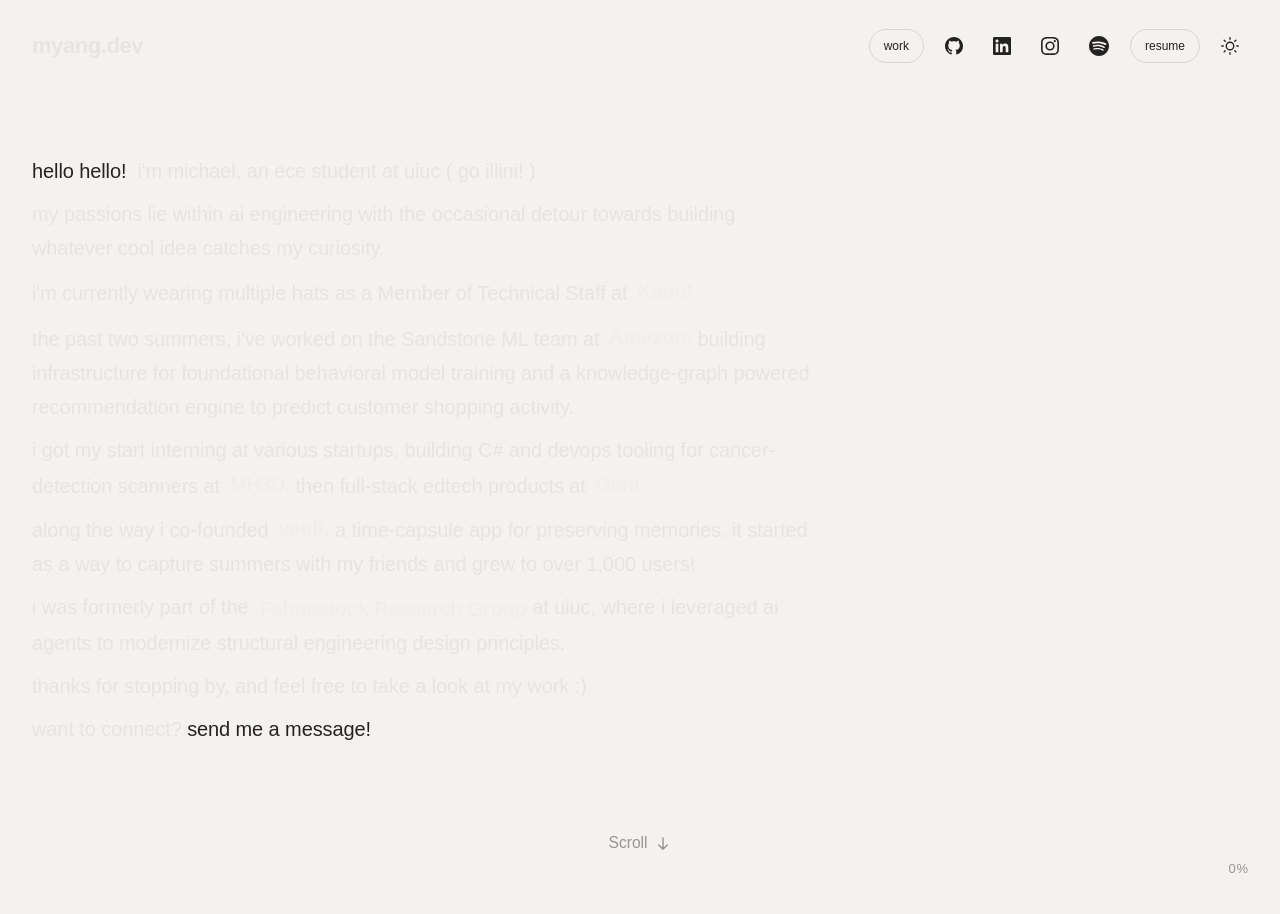
<file: index.html>
<!DOCTYPE html>
<!-- is-booting: holds the chrome clear until the story is laid out, then
     main.js drops it and the page fades up. Set here rather than by a script
     so it is in effect for the very first paint. -->
<html lang="en" class="is-booting">
<head>
  <meta charset="UTF-8" />
  <meta name="viewport" content="width=device-width, initial-scale=1.0" />
  <title>michael yang</title>
  <meta name="description" content="software engineer building meaningful tech." />
  <link rel="stylesheet" href="styles.css" />
</head>
<body>
  <header class="nav">
    <span class="nav-logo">myang.dev</span>
    <div class="nav-right">
      <!-- The globe is the way into the projects, and it's display:none below
           1500px — so on narrower viewports this chip is the way in instead.
           Hidden by default; the media query reveals it. -->
      <button class="nav-chip nav-chip--projects" id="projectsBtn">
        work
      </button>
      <a class="nav-icon" href="https://github.com/myang3108" target="_blank" rel="noopener noreferrer" aria-label="GitHub">
        <svg viewBox="0 0 24 24" aria-hidden="true"><path d="M12 0C5.37 0 0 5.37 0 12c0 5.31 3.435 9.795 8.205 11.385.6.105.825-.255.825-.57 0-.285-.015-1.23-.015-2.235-3.015.555-3.795-.735-4.035-1.41-.135-.345-.72-1.41-1.23-1.695-.42-.225-1.02-.78-.015-.795.945-.015 1.62.87 1.845 1.23 1.08 1.815 2.805 1.305 3.495.99.105-.78.42-1.305.765-1.605-2.67-.3-5.46-1.335-5.46-5.925 0-1.305.465-2.385 1.23-3.225-.12-.3-.54-1.53.12-3.18 0 0 1.005-.315 3.3 1.23.96-.27 1.98-.405 3-.405s2.04.135 3 .405c2.295-1.56 3.3-1.23 3.3-1.23.66 1.65.24 2.88.12 3.18.765.84 1.23 1.905 1.23 3.225 0 4.605-2.805 5.625-5.475 5.925.435.375.81 1.095.81 2.22 0 1.605-.015 2.895-.015 3.3 0 .315.225.69.825.57A12.02 12.02 0 0 0 24 12c0-6.63-5.37-12-12-12z"/></svg>
      </a>
      <a class="nav-icon" href="https://www.linkedin.com/in/michaelyang0" target="_blank" rel="noopener noreferrer" aria-label="LinkedIn">
        <svg viewBox="0 0 24 24" aria-hidden="true"><path d="M20.447 20.452h-3.554v-5.569c0-1.328-.027-3.037-1.852-3.037-1.853 0-2.136 1.445-2.136 2.939v5.667H9.351V9h3.414v1.561h.046c.477-.9 1.637-1.85 3.37-1.85 3.601 0 4.267 2.37 4.267 5.455v6.286zM5.337 7.433c-1.144 0-2.063-.926-2.063-2.065 0-1.138.92-2.063 2.063-2.063 1.14 0 2.064.925 2.064 2.063 0 1.139-.925 2.065-2.064 2.065zm1.782 13.019H3.555V9h3.564v11.452zM22.225 0H1.771C.792 0 0 .774 0 1.729v20.542C0 23.227.792 24 1.771 24h20.451C23.2 24 24 23.227 24 22.271V1.729C24 .774 23.2 0 22.225 0z"/></svg>
      </a>
      <a class="nav-icon" href="https://www.instagram.com/michaelyang1_" target="_blank" rel="noopener noreferrer" aria-label="Instagram">
        <svg viewBox="0 0 24 24" aria-hidden="true"><path d="M12 2.163c3.204 0 3.584.012 4.85.07 3.252.148 4.771 1.691 4.919 4.919.058 1.265.069 1.645.069 4.849 0 3.205-.012 3.584-.069 4.849-.149 3.225-1.664 4.771-4.919 4.919-1.266.058-1.644.07-4.85.07-3.204 0-3.584-.012-4.849-.07-3.26-.149-4.771-1.699-4.919-4.92-.058-1.265-.07-1.644-.07-4.849 0-3.204.013-3.583.07-4.849.149-3.227 1.664-4.771 4.919-4.919 1.266-.057 1.645-.069 4.849-.069zM12 0C8.741 0 8.333.014 7.053.072 2.695.272.273 2.69.073 7.052.014 8.333 0 8.741 0 12c0 3.259.014 3.668.072 4.948.2 4.358 2.618 6.78 6.98 6.98C8.333 23.986 8.741 24 12 24c3.259 0 3.668-.014 4.948-.072 4.354-.2 6.782-2.618 6.979-6.98.059-1.28.073-1.689.073-4.948 0-3.259-.014-3.667-.072-4.947-.196-4.354-2.617-6.78-6.979-6.98C15.668.014 15.259 0 12 0zm0 5.838a6.162 6.162 0 1 0 0 12.324 6.162 6.162 0 0 0 0-12.324zM12 16a4 4 0 1 1 0-8 4 4 0 0 1 0 8zm6.406-11.845a1.44 1.44 0 1 0 0 2.881 1.44 1.44 0 0 0 0-2.881z"/></svg>
      </a>
      <div class="now-playing is-idle" id="nowPlaying">
        <svg class="spotify-logo" viewBox="0 0 24 24" aria-hidden="true">
          <path d="M12 0C5.4 0 0 5.4 0 12s5.4 12 12 12 12-5.4 12-12S18.66 0 12 0zm5.521 17.34c-.24.359-.66.48-1.021.24-2.82-1.74-6.36-2.101-10.561-1.141-.418.122-.779-.179-.899-.539-.12-.421.18-.78.54-.9 4.56-1.021 8.52-.6 11.64 1.32.42.18.479.659.301 1.02zm1.44-3.3c-.301.42-.841.6-1.262.3-3.239-1.98-8.159-2.58-11.939-1.38-.479.12-1.02-.12-1.14-.6-.12-.48.12-1.021.6-1.141C9.6 9.9 15 10.561 18.72 12.84c.361.181.54.78.241 1.2zm.12-3.36C15.24 8.4 8.82 8.16 5.16 9.301c-.6.179-1.2-.181-1.38-.721-.18-.601.18-1.2.72-1.381 4.26-1.26 11.28-1.02 15.721 1.621.539.3.719 1.02.419 1.56-.299.421-1.02.599-1.559.3z" fill="currentColor"/>
        </svg>
        <div class="np-expand">
          <div class="now-playing-bars">
            <span></span><span></span><span></span>
          </div>
          <a class="np-expand-text" id="npText" target="_blank" rel="noopener noreferrer">no song playing</a>
        </div>
      </div>
      <button class="nav-chip" id="resumeBtn">
        resume
      </button>
      <button class="theme-toggle" id="themeToggle" aria-label="Toggle dark mode">
        <svg class="theme-icon sun" viewBox="0 0 24 24" fill="none">
          <circle cx="12" cy="12" r="5" stroke="currentColor" stroke-width="1.8"/>
          <g class="sun-rays" stroke="currentColor" stroke-width="1.8" stroke-linecap="round">
            <line x1="12" y1="1" x2="12" y2="3"/>
            <line x1="12" y1="21" x2="12" y2="23"/>
            <line x1="4.22" y1="4.22" x2="5.64" y2="5.64"/>
            <line x1="18.36" y1="18.36" x2="19.78" y2="19.78"/>
            <line x1="1" y1="12" x2="3" y2="12"/>
            <line x1="21" y1="12" x2="23" y2="12"/>
            <line x1="4.22" y1="19.78" x2="5.64" y2="18.36"/>
            <line x1="18.36" y1="5.64" x2="19.78" y2="4.22"/>
          </g>
        </svg>
        <svg class="theme-icon moon" viewBox="0 0 24 24" fill="none">
          <path d="M21 12.79A9 9 0 1 1 11.21 3 7 7 0 0 0 21 12.79z" stroke="currentColor" stroke-width="1.8" stroke-linecap="round" stroke-linejoin="round"/>
        </svg>
      </button>
      <!-- Phones only, like the work chip beside it: the ramblings, the
           photos and the social links don't fit anywhere on a 390px screen
           without taking a bite out of the story, so they fold into the
           dropdown this opens. #endActions *is* that dropdown — same two
           buttons the desktop raises at the end of the read, restyled. -->
      <button class="nav-menu-btn" id="menuBtn" aria-label="More" aria-expanded="false" aria-controls="endActions">
        <span class="nav-menu-bars" aria-hidden="true"><span></span><span></span><span></span></span>
      </button>
    </div>
  </header>

  <main class="track" id="track">
    <div class="viewport">
      <p class="prose" id="prose"><!-- words injected by main.js --></p>
    </div>
  </main>

  <div class="scroll-hint" id="scrollHint" aria-hidden="true">
    <span>Scroll</span>
    <svg width="17" height="17" viewBox="0 0 24 24" fill="none">
      <path d="M12 4v16m0 0l-6-6m6 6l6-6" stroke="currentColor" stroke-width="2"
            stroke-linecap="round" stroke-linejoin="round"/>
    </svg>
  </div>

  <footer class="footer">
    <span class="footer-progress" id="progress" aria-hidden="true">0%</span>
  </footer>

  <!-- Right-column globe: the nine project objects orbiting on a Fibonacci
       sphere. Drag any part of it that isn't an object to spin it; hover an
       object and the rest of the globe recedes behind its name; click one and
       it flies to the middle and opens its card. Built in sphere.js. -->
  <section class="sphere" id="sphere" aria-label="Projects">
    <div class="sphere-stage" id="sphereStage"></div>

    <!-- hovered object's name: rises into a mask under the ball -->
    <div class="sphere-label" id="sphereLabel" aria-hidden="true">
      <span class="sphere-label-text"><span class="sphere-label-inner" id="sphereLabelText"></span></span>
    </div>

    <!-- the card an object opens into -->
    <div class="desk-detail" id="deskDetail">
      <button class="desk-back" id="deskBack" aria-label="Back to the globe">
        <svg width="14" height="14" viewBox="0 0 24 24" fill="none"><path d="M19 12H5m0 0l7 7m-7-7l7-7" stroke="currentColor" stroke-width="2" stroke-linecap="round" stroke-linejoin="round"/></svg>
        back
      </button>
      <div class="desk-detail-head">
        <span class="desk-card-name" id="deskCardName"></span>
        <span class="desk-card-date" id="deskCardDate"></span>
      </div>
      <div class="desk-card-chips" id="deskCardChips"></div>
      <p class="desk-card-desc" id="deskCardDesc"></p>
      <a class="desk-card-link" id="deskCardLink" target="_blank" rel="noopener noreferrer">visit &#8599;</a>
    </div>
  </section>

  <!-- Source artwork for the objects on the globe. Inert: sphere.js clones a
       <g> out of here per project and frames it with the viewBox in
       projects.js. Coordinates are all in this one 520x300 space, which is
       why the groups carry scene-placement transforms — those are dropped
       when a drawing is lifted onto a tile. -->
  <template id="deskTemplate">
        <svg class="desk-svg" viewBox="0 0 520 300" fill="none">
          <!-- keyboard: everything else (top-left) -->
          <g class="desk-item" id="deskLaptop" data-project="laptop" tabindex="0" transform="translate(-8 -10) rotate(-4 90 62)">
            <rect x="30" y="30" width="120" height="64" rx="8" stroke="currentColor" stroke-width="2.5" fill="var(--bg)"/>
            <!-- key rows -->
            <g stroke="currentColor" stroke-width="1.2" opacity="0.55">
              <rect class="kb-key" x="38" y="38" width="9" height="9" rx="2"/>
              <rect class="kb-key" x="50" y="38" width="9" height="9" rx="2"/>
              <rect class="kb-key" x="62" y="38" width="9" height="9" rx="2"/>
              <rect class="kb-key" x="74" y="38" width="9" height="9" rx="2"/>
              <rect class="kb-key" x="86" y="38" width="9" height="9" rx="2"/>
              <rect class="kb-key" x="98" y="38" width="9" height="9" rx="2"/>
              <rect class="kb-key" x="110" y="38" width="9" height="9" rx="2"/>
              <rect class="kb-key" x="122" y="38" width="20" height="9" rx="2"/>
              <rect class="kb-key" x="38" y="50" width="14" height="9" rx="2"/>
              <rect class="kb-key" x="55" y="50" width="9" height="9" rx="2"/>
              <rect class="kb-key" x="67" y="50" width="9" height="9" rx="2"/>
              <rect class="kb-key" x="79" y="50" width="9" height="9" rx="2"/>
              <rect class="kb-key" x="91" y="50" width="9" height="9" rx="2"/>
              <rect class="kb-key" x="103" y="50" width="9" height="9" rx="2"/>
              <rect class="kb-key" x="115" y="50" width="9" height="9" rx="2"/>
              <rect class="kb-key" x="127" y="50" width="15" height="9" rx="2"/>
              <rect class="kb-key" x="38" y="62" width="18" height="9" rx="2"/>
              <rect class="kb-key" x="59" y="62" width="9" height="9" rx="2"/>
              <rect class="kb-key" x="71" y="62" width="9" height="9" rx="2"/>
              <rect class="kb-key" x="83" y="62" width="9" height="9" rx="2"/>
              <rect class="kb-key" x="95" y="62" width="9" height="9" rx="2"/>
              <rect class="kb-key" x="107" y="62" width="9" height="9" rx="2"/>
              <rect class="kb-key" x="119" y="62" width="23" height="9" rx="2"/>
              <rect class="kb-key" x="52" y="74" width="12" height="9" rx="2"/>
              <rect class="kb-key kb-space" x="67" y="74" width="46" height="9" rx="2"/>
              <rect class="kb-key" x="116" y="74" width="12" height="9" rx="2"/>
            </g>
            <rect class="desk-hit" x="20" y="20" width="140" height="84" fill="transparent"/>
          </g>

          <!-- mochi character: Mochi project (top-center) -->
          <g class="desk-item" id="deskMochi" data-project="mochi" tabindex="0" transform="translate(0 -8)">
            <ellipse cx="260" cy="48" rx="26" ry="21" stroke="currentColor" stroke-width="2.5" fill="#ffd6e0"/>
            <ellipse cx="244" cy="29" rx="7" ry="10" stroke="currentColor" stroke-width="2" fill="#ffd6e0" transform="rotate(-15 244 29)"/>
            <ellipse cx="276" cy="29" rx="7" ry="10" stroke="currentColor" stroke-width="2" fill="#ffd6e0" transform="rotate(15 276 29)"/>
            <circle class="mochi-eye" cx="252" cy="45" r="2.2" fill="currentColor"/>
            <circle class="mochi-eye" cx="268" cy="45" r="2.2" fill="currentColor"/>
            <path class="mochi-mouth" d="M256 53 q4 4 8 0" stroke="currentColor" stroke-width="1.6" stroke-linecap="round" fill="none"/>
            <circle cx="246" cy="52" r="3" fill="#ff9eb5" opacity="0.7"/>
            <circle cx="274" cy="52" r="3" fill="#ff9eb5" opacity="0.7"/>
            <rect class="desk-hit" x="228" y="14" width="64" height="62" fill="transparent"/>
          </g>

          <!-- peccy: amazon (top-right) -->
          <g class="desk-item" id="deskBox" data-project="box" tabindex="0" transform="translate(10 -10) rotate(4 448 60)">
            <g>
            <!-- body: rounded slab with stubby arms and legs -->
            <path d="M424 26
              q24 -10 48 0
              q4 24 0 48
              l6 -2 q7 -1 6 7 q-1 7 -8 6 l-4 -1
              q0 8 -2 14 h-12 q-4 -6 -10 -6 t-10 6 h-12 q-2 -6 -2 -14 l-4 1 q-7 1 -8 -6 q-1 -8 6 -7 l6 2 q-4 -24 0 -48z"
              fill="#FF9900" stroke="currentColor" stroke-width="2" stroke-linejoin="round"/>
            <!-- eyes looking up-right -->
            <ellipse class="peccy-eye" cx="436" cy="44" rx="9" ry="10" fill="white" stroke="currentColor" stroke-width="1.8"/>
            <ellipse class="peccy-eye" cx="460" cy="44" rx="9" ry="10" fill="white" stroke="currentColor" stroke-width="1.8"/>
            <ellipse class="peccy-pupil" cx="437" cy="40" rx="4" ry="5" fill="currentColor"/>
            <ellipse class="peccy-pupil" cx="461" cy="40" rx="4" ry="5" fill="currentColor"/>
            <!-- amazon smile: smooth curve with a natural uptick arrow -->
            <g class="peccy-smile-group" transform="translate(0 4)">
              <path class="peccy-smile" d="M432 63 C 440 72, 454 72, 462 64 C 464 62, 465 60, 467 58" stroke="currentColor" stroke-width="2.6" stroke-linecap="round" fill="none"/>
              <path class="peccy-smile" d="M460.5 57.5 L467 57 L468 63.5" stroke="currentColor" stroke-width="2.2" stroke-linecap="round" stroke-linejoin="round" fill="none"/>
            </g>
            </g>
            <rect class="desk-hit" x="404" y="14" width="90" height="94" fill="transparent"/>
          </g>

          <!-- phone: vault (mid-left, screen shows scrolling apps) -->
          <g class="desk-item" id="deskPhone" data-project="phone" tabindex="0" transform="translate(-10 0) rotate(-8 58 166)">
            <g>
              <rect x="36" y="132" width="44" height="68" rx="8" stroke="currentColor" stroke-width="2.5" fill="var(--bg)"/>
              <line x1="50" y1="138" x2="66" y2="138" stroke="currentColor" stroke-width="1.5" stroke-linecap="round" opacity="0.5"/>
              <!-- screen with scrolling app grid -->
              <clipPath id="phoneScreenClip">
                <rect x="42" y="143" width="32" height="44" rx="3"/>
              </clipPath>
              <rect x="42" y="143" width="32" height="44" rx="3" stroke="currentColor" stroke-width="1" opacity="0.35" fill="none"/>
              <g class="phone-apps" clip-path="url(#phoneScreenClip)">
                <g>
                  <rect x="46" y="147" width="9" height="9" rx="2.5" fill="#e6b800" opacity="0.6"/>
                  <rect x="59" y="147" width="9" height="9" rx="2.5" fill="#8B5CF6" opacity="0.5"/>
                  <rect x="46" y="160" width="9" height="9" rx="2.5" fill="#4caf50" opacity="0.5"/>
                  <rect x="59" y="160" width="9" height="9" rx="2.5" fill="#FF9900" opacity="0.5"/>
                  <rect x="46" y="173" width="9" height="9" rx="2.5" fill="#00d4ff" opacity="0.5"/>
                  <rect x="59" y="173" width="9" height="9" rx="2.5" fill="#e53935" opacity="0.45"/>
                  <rect x="46" y="186" width="9" height="9" rx="2.5" fill="#ff9eb5" opacity="0.6"/>
                  <rect x="59" y="186" width="9" height="9" rx="2.5" fill="#13294B" opacity="0.5"/>
                  <rect x="46" y="199" width="9" height="9" rx="2.5" fill="#e6b800" opacity="0.6"/>
                  <rect x="59" y="199" width="9" height="9" rx="2.5" fill="#8B5CF6" opacity="0.5"/>
                  <rect x="46" y="212" width="9" height="9" rx="2.5" fill="#4caf50" opacity="0.5"/>
                  <rect x="59" y="212" width="9" height="9" rx="2.5" fill="#FF9900" opacity="0.5"/>
                </g>
              </g>
            </g>
            <rect class="desk-hit" x="26" y="122" width="64" height="88" fill="transparent"/>
          </g>

          <!-- course card + magnifier: (gened)ate (mid-left of centre, in the
               gap between the phone and the scanner) -->
          <g class="desk-item" id="deskGened" data-project="genedate" tabindex="0" transform="translate(-4 2) rotate(-3 180 154)">
            <!-- a second card peeking out behind: a catalog, not one class -->
            <rect x="160" y="124" width="50" height="38" rx="4" stroke="currentColor" stroke-width="1.6" fill="var(--bg)" opacity="0.55"/>
            <rect x="150" y="134" width="56" height="44" rx="4" stroke="currentColor" stroke-width="2.5" fill="var(--bg)"/>
            <!-- the match on top, then two plain result lines under it -->
            <line class="gened-line" x1="158" y1="145" x2="186" y2="145" stroke="#E84A27" stroke-width="2.2" stroke-linecap="round"/>
            <line class="gened-line gened-line2" x1="158" y1="154" x2="196" y2="154" stroke="currentColor" stroke-width="1.4" stroke-linecap="round" opacity="0.45"/>
            <line class="gened-line gened-line3" x1="158" y1="163" x2="178" y2="163" stroke="currentColor" stroke-width="1.4" stroke-linecap="round" opacity="0.45"/>
            <!-- The magnifier rides *over* the card rather than dangling off
                 its corner: hung outside, its handle stretched the drawing's
                 bounding box down-right and threw the whole tile off centre. -->
            <g class="gened-lens">
              <circle cx="194" cy="168" r="11" stroke="currentColor" stroke-width="2.5" fill="var(--bg)" fill-opacity="0.85"/>
              <circle cx="194" cy="168" r="6.5" stroke="#13294B" stroke-width="1.2" opacity="0.45" fill="none"/>
              <line x1="201.8" y1="175.8" x2="208" y2="182" stroke="currentColor" stroke-width="2.5" stroke-linecap="round"/>
            </g>
            <rect class="desk-hit" x="136" y="110" width="86" height="86" fill="transparent"/>
          </g>

          <!-- SPECT scanner model: mh3d (center) -->
          <g class="desk-item" id="deskScanner" data-project="scanner" tabindex="0" transform="rotate(3 260 152)">
            <rect x="244" y="120" width="32" height="64" rx="4" stroke="currentColor" stroke-width="1.8" fill="var(--bg)"/>
            <circle cx="260" cy="152" r="24" stroke="currentColor" stroke-width="2.5" fill="var(--bg)"/>
            <circle cx="260" cy="152" r="15" stroke="currentColor" stroke-width="1.6" opacity="0.6"/>
            <line class="scanner-sweep" x1="260" y1="139" x2="260" y2="165" stroke="#e53935" stroke-width="1.6" stroke-linecap="round" opacity="0.7"/>
            <rect class="desk-hit" x="234" y="112" width="52" height="80" fill="transparent"/>
          </g>

          <!-- cpu/motherboard chip: RISC-V OS (mid-right) -->
          <g class="desk-item" id="deskCPU" data-project="cpu" tabindex="0" transform="translate(14 0) rotate(5 440 158)">
            <rect x="416" y="134" width="48" height="48" rx="4" stroke="currentColor" stroke-width="2.5" fill="var(--bg)"/>
            <!-- pins on all four sides -->
            <g stroke="currentColor" stroke-width="1.4" stroke-linecap="round">
              <line x1="426" y1="134" x2="426" y2="127"/><line x1="434" y1="134" x2="434" y2="127"/>
              <line x1="442" y1="134" x2="442" y2="127"/><line x1="450" y1="134" x2="450" y2="127"/>
              <line x1="458" y1="134" x2="458" y2="127"/>
              <line x1="426" y1="182" x2="426" y2="189"/><line x1="434" y1="182" x2="434" y2="189"/>
              <line x1="442" y1="182" x2="442" y2="189"/><line x1="450" y1="182" x2="450" y2="189"/>
              <line x1="458" y1="182" x2="458" y2="189"/>
              <line x1="416" y1="144" x2="409" y2="144"/><line x1="416" y1="152" x2="409" y2="152"/>
              <line x1="416" y1="160" x2="409" y2="160"/><line x1="416" y1="168" x2="409" y2="168"/>
              <line x1="416" y1="176" x2="409" y2="176"/>
              <line x1="464" y1="144" x2="471" y2="144"/><line x1="464" y1="152" x2="471" y2="152"/>
              <line x1="464" y1="160" x2="471" y2="160"/><line x1="464" y1="168" x2="471" y2="168"/>
              <line x1="464" y1="176" x2="471" y2="176"/>
            </g>
            <!-- die inner -->
            <rect x="424" y="142" width="32" height="32" rx="2" stroke="currentColor" stroke-width="1.2" opacity="0.4" fill="none"/>
            <!-- signal lines traveling across the chip -->
            <line class="cpu-signal" x1="424" y1="150" x2="456" y2="150" stroke="#4caf50" stroke-width="1.2" stroke-linecap="round"/>
            <line class="cpu-signal cpu-signal2" x1="424" y1="158" x2="456" y2="158" stroke="#4caf50" stroke-width="1.2" stroke-linecap="round"/>
            <line class="cpu-signal cpu-signal3" x1="424" y1="166" x2="456" y2="166" stroke="#4caf50" stroke-width="1.2" stroke-linecap="round"/>
            <rect class="desk-hit" x="403" y="121" width="74" height="74" fill="transparent"/>
          </g>

          <!-- brain: braincells, the tutoring harness (center-right, folds shimmer) -->
          <g class="desk-item" id="deskBrain" data-project="brain" tabindex="0" transform="translate(-2 -4) rotate(-4 343 152)">
            <!-- brainstem, drawn first so the cortex fill covers where they meet -->
            <path d="M338 178 q6 4 12 0 q-1 9 -3 13 q-3 3 -6 0 q-2 -4 -3 -13z" stroke="currentColor" stroke-width="2" stroke-linejoin="round" fill="var(--bg)"/>
            <!-- cortex: one scalloped silhouette, the gyri drawn inside it -->
            <path d="M344 118 C356 112, 373 115, 376 126 C387 128, 390 141, 383 148 C389 155, 386 167, 376 170 C375 180, 364 185, 355 180 C350 186, 339 187, 333 180 C321 185, 309 178, 309 168 C299 165, 296 152, 303 145 C297 137, 302 126, 312 125 C315 115, 332 112, 344 118 Z"
              stroke="currentColor" stroke-width="2.5" stroke-linejoin="round" fill="var(--bg)"/>
            <!-- gyri. The shimmer runs on these: each fold brightens in turn,
                 and a violet charge travels the length of a few of them. -->
            <g fill="none" stroke="currentColor" stroke-width="1.4" stroke-linecap="round">
              <path class="brain-fold" d="M344 118 C341 132, 349 142, 344 156 C341 166, 346 174, 344 183"/>
              <path class="brain-fold brain-fold2" d="M318 128 C327 133, 322 141, 315 143 C322 148, 320 156, 312 158"/>
              <path class="brain-fold brain-fold3" d="M331 148 C322 152, 324 162, 333 164"/>
              <path class="brain-fold brain-fold4" d="M316 170 C324 168, 330 172, 331 178"/>
              <path class="brain-fold brain-fold5" d="M370 128 C361 133, 366 141, 373 143 C366 148, 368 156, 376 158"/>
              <path class="brain-fold brain-fold6" d="M357 148 C366 152, 364 162, 355 164"/>
              <path class="brain-fold brain-fold7" d="M372 170 C364 168, 358 172, 357 178"/>
              <path class="brain-fold brain-fold3" d="M330 122 C334 128, 331 133, 326 135"/>
              <path class="brain-fold brain-fold6" d="M358 122 C354 128, 357 133, 362 135"/>
            </g>
            <!-- signals travelling the folds -->
            <g fill="none" stroke="#ff5c8f" stroke-width="2.6" stroke-linecap="round">
              <path class="brain-spark" d="M318 128 C327 133, 322 141, 315 143 C322 148, 320 156, 312 158"/>
              <path class="brain-spark brain-spark2" d="M344 118 C341 132, 349 142, 344 156 C341 166, 346 174, 344 183"/>
              <path class="brain-spark brain-spark3" d="M370 128 C361 133, 366 141, 373 143 C366 148, 368 156, 376 158"/>
              <path class="brain-spark brain-spark4" d="M331 148 C322 152, 324 162, 333 164"/>
              <path class="brain-spark brain-spark5" d="M357 148 C366 152, 364 162, 355 164"/>
            </g>
            <rect class="desk-hit" x="288" y="106" width="110" height="92" fill="transparent"/>
          </g>

          <!-- english workbook: geni (bottom-left) -->
          <g class="desk-item" id="deskBook" data-project="workbook" tabindex="0" transform="translate(-10 8) rotate(5 110 258)">
            <rect x="62" y="232" width="96" height="56" rx="4" stroke="currentColor" stroke-width="2.5" fill="var(--bg)"/>
            <line x1="73" y1="232" x2="73" y2="288" stroke="currentColor" stroke-width="1.5" opacity="0.5"/>
            <text x="84" y="256" font-size="14" font-weight="700" fill="#8B5CF6" font-family="inherit">ABC</text>
            <line class="book-write-line" x1="84" y1="266" x2="144" y2="266" stroke="currentColor" stroke-width="1.2" opacity="0.4"/>
            <line class="book-write-line book-write-line2" x1="84" y1="275" x2="130" y2="275" stroke="currentColor" stroke-width="1.2" opacity="0.4"/>
            <path class="book-flip-page" d="M158 232 q-6 28 0 56" stroke="currentColor" stroke-width="1.4" fill="none" opacity="0"/>
            <rect class="desk-hit" x="52" y="222" width="116" height="76" fill="transparent"/>
          </g>

          <!-- vr headset: bino.dev (bottom-center, shifted right) -->
          <g class="desk-item" id="deskVR" data-project="vr" tabindex="0" transform="translate(0 10) rotate(-6 296 260)">
            <path d="M256 244 h80 a12 12 0 0 1 12 12 v10 a12 12 0 0 1 -12 12 h-24 q-6 -8 -16 -8 t-16 8 h-24 a12 12 0 0 1 -12 -12 v-10 a12 12 0 0 1 12 -12z" stroke="currentColor" stroke-width="2.5" fill="var(--bg)"/>
            <circle class="vr-lens" cx="277" cy="261" r="7" stroke="currentColor" stroke-width="1.6" opacity="0.6"/>
            <circle class="vr-lens vr-lens2" cx="315" cy="261" r="7" stroke="currentColor" stroke-width="1.6" opacity="0.6"/>
            <circle class="vr-glow" cx="277" cy="261" r="4" fill="#00d4ff" opacity="0"/>
            <circle class="vr-glow vr-glow2" cx="315" cy="261" r="4" fill="#00d4ff" opacity="0"/>
            <path d="M256 252 q-12 5 0 18" stroke="currentColor" stroke-width="1.6" opacity="0.5" fill="none"/>
            <path d="M348 252 q12 5 0 18" stroke="currentColor" stroke-width="1.6" opacity="0.5" fill="none"/>
            <rect class="desk-hit" x="240" y="236" width="124" height="56" fill="transparent"/>
          </g>

          <!-- skyscraper model (side view): research (bottom-right) -->
          <g class="desk-item" id="deskTowers" data-project="towers" tabindex="0" transform="translate(12 8) rotate(-3 445 252)">
            <line x1="400" y1="288" x2="494" y2="288" stroke="currentColor" stroke-width="2.5" stroke-linecap="round"/>
            <rect x="406" y="248" width="16" height="40" stroke="currentColor" stroke-width="1.8" fill="var(--bg)"/>
            <line x1="410" y1="256" x2="418" y2="256" stroke="currentColor" stroke-width="1" opacity="0.5"/>
            <line x1="410" y1="265" x2="418" y2="265" stroke="currentColor" stroke-width="1" opacity="0.5"/>
            <line x1="410" y1="274" x2="418" y2="274" stroke="currentColor" stroke-width="1" opacity="0.5"/>
            <rect x="428" y="226" width="20" height="62" stroke="currentColor" stroke-width="1.8" fill="var(--bg)"/>
            <line x1="438" y1="226" x2="438" y2="218" stroke="currentColor" stroke-width="1.5" stroke-linecap="round"/>
            <line x1="433" y1="235" x2="443" y2="235" stroke="currentColor" stroke-width="1" opacity="0.5"/>
            <line x1="433" y1="245" x2="443" y2="245" stroke="currentColor" stroke-width="1" opacity="0.5"/>
            <line x1="433" y1="255" x2="443" y2="255" stroke="currentColor" stroke-width="1" opacity="0.5"/>
            <line x1="433" y1="265" x2="443" y2="265" stroke="currentColor" stroke-width="1" opacity="0.5"/>
            <path d="M454 288 v-36 h5 v-7 h8 v7 h5 v36" stroke="currentColor" stroke-width="1.8" fill="var(--bg)"/>
            <line x1="458" y1="262" x2="468" y2="262" stroke="currentColor" stroke-width="1" opacity="0.5"/>
            <line x1="458" y1="271" x2="468" y2="271" stroke="currentColor" stroke-width="1" opacity="0.5"/>
            <rect x="477" y="264" width="13" height="24" stroke="currentColor" stroke-width="1.8" fill="var(--bg)"/>
            <line x1="480" y1="272" x2="487" y2="272" stroke="currentColor" stroke-width="1" opacity="0.5"/>
            <!-- twinkling windows -->
            <rect class="tower-light" x="410" y="259" width="4" height="3" fill="#f5c518"/>
            <rect class="tower-light tower-light2" x="433" y="238" width="4" height="3" fill="#f5c518"/>
            <rect class="tower-light tower-light3" x="439" y="258" width="4" height="3" fill="#f5c518"/>
            <rect class="tower-light tower-light4" x="459" y="265" width="4" height="3" fill="#f5c518"/>
            <rect class="tower-light tower-light5" x="481" y="275" width="4" height="3" fill="#f5c518"/>
            <rect class="desk-hit" x="394" y="210" width="106" height="86" fill="transparent"/>
          </g>
        </svg>
  </template>

  <aside class="resume-panel" id="resumePanel">
    <div class="resume-topbar">
      <a class="resume-download" href="/MYang27.pdf" target="_blank" rel="noopener noreferrer">
        <svg width="12" height="12" viewBox="0 0 24 24" fill="none">
          <path d="M21 15v4a2 2 0 0 1-2 2H5a2 2 0 0 1-2-2v-4M7 10l5 5 5-5M12 15V3" stroke="currentColor" stroke-width="2" stroke-linecap="round" stroke-linejoin="round"/>
        </svg>
        Download PDF
      </a>
      <button class="resume-close" id="resumeClose" aria-label="Close resume">
        <svg width="18" height="18" viewBox="0 0 24 24" fill="none">
          <path d="M18 6L6 18M6 6l12 12" stroke="currentColor" stroke-width="2" stroke-linecap="round"/>
        </svg>
      </button>
    </div>
    <div class="resume-content">
      <header class="resume-header">
        <h1>Michael Yang</h1>
        <p class="resume-contact">mryang3108@gmail.com · linkedin.com/in/michaelyang0</p>
      </header>

      <div class="resume-sections">
        <section class="resume-section resume-section--edu">
          <h2>Education</h2>
          <div class="resume-entry">
            <div class="resume-entry-head">
              <strong>University of Illinois at Urbana-Champaign</strong>
              <span>Aug 2023 – May 2027</span>
            </div>
            <div class="resume-entry-sub">
              <em>B.S. Computer Engineering</em>
              <span>3.65 GPA</span>
            </div>
            <p>Coursework: Data Structures, Algorithms, Operating Systems, Artificial Intelligence, Applied Machine Learning, Data Mining, Database Systems, Computer Networks, Distributed Systems, Computer Architecture</p>
          </div>
        </section>

        <section class="resume-section resume-section--exp">
          <h2>Experience</h2>
          <div class="resume-entry">
            <div class="resume-entry-head"><strong>Amazon</strong><span>May – Aug 2026</span></div>
            <div class="resume-entry-sub"><em>Software Development Engineering Intern</em><span>San Diego, CA</span></div>
            <ul>
              <li>Created an Amazon Neptune knowledge graph recommendation system with over 750 million entities connecting 10M customers, 4,096 sparse-autoencoder generated behavioral personas, and a four-level Semantic-ID hierarchy</li>
              <li>Built 11 REST endpoints using API Gateway and Lambda with parameterized openCypher queries, achieving 56 ms p50 and 138 ms p95 latency, while adding server-side batching to reduce response times by 82%</li>
              <li>Designed a weekly blue/green batch rebuild using Cradle, SageMaker Processing, Step Functions, Lambda, and Neptune; implemented the processing pipeline and SigV4 snapshot/reset/bulk-load/validation control plane</li>
              <li>Made an RQ-VAE's machine-learned product groupings interpretable by supplying purchase-weighted taxonomy data and ASIN details for a Bedrock agent to label behavioral subcategories with 100% coverage</li>
              <li>Wrapped graph endpoint tools and chained prompt workflows into an MCP server for natural-language queries</li>
            </ul>
          </div>
          <div class="resume-entry">
            <div class="resume-entry-head"><strong>Amazon</strong><span>May – Aug 2025</span></div>
            <div class="resume-entry-sub"><em>Software Development Engineering Intern</em><span>San Diego, CA</span></div>
            <ul>
              <li>Built a scalable CI/CD pipeline to automate batch vector embedding generation for 100M-parameter Foundational Behavioral Model training, reducing runtime by 35% and compute costs by 10% while maintaining 99.5% accuracy</li>
              <li>Developed a serverless ML workflow with AWS Lambda, Step Functions, S3, and SageMaker, enabling Applied Scientists to analyze payment fraud and backfill datasets across 150M+ daily customer orders, views, and searches</li>
              <li>Optimized real-time TrafficStream Dataset queries by 15% through distributed customer group hashing in PySpark</li>
              <li>Helped integrate an internal agent using Strands with custom case retrieval and order lookup tools to enhance context-aware reasoning in a fraud investigation assistant prototype, while also creating evaluation metrics</li>
            </ul>
          </div>
          <div class="resume-entry">
            <div class="resume-entry-head"><strong>Fahnestock Research Group</strong><span>Jan 2024 – Present</span></div>
            <div class="resume-entry-sub"><em>Undergraduate Research Assistant</em><span>Champaign, IL</span></div>
            <ul>
              <li>Architected an MCP server integrating a vector database and tool-calling endpoints, enabling AI agents to automate simulation execution, extract seismic data, and retrieve domain protocols</li>
              <li>Engineered an ML inference pipeline integrating external Geolocation REST APIs, XGBoost models, and a randomized greedy optimizer to design multi-objective steel structures, achieving >90% validation accuracy</li>
              <li>Awarded Illinois Scholars Undergraduate Research Scholarship (1 of 20), selected for the PURE program (1 of 40), and won Best Audience Choice Award at the Undergraduate Research Symposium among 100+ projects</li>
            </ul>
          </div>
          <div class="resume-entry">
            <div class="resume-entry-head"><strong>MH3D Inc.</strong><span>May – Aug 2024</span></div>
            <div class="resume-entry-sub"><em>Software Engineering Intern</em><span>Commerce Township, MI</span></div>
            <ul>
              <li>Developed a .NET C# WinForms application with C++/CLI interop for real-time SPECT detector control</li>
              <li>Deployed a MySQL user database on AWS RDS with IAM authentication for secure and scalable access control</li>
              <li>Moved 3D reconstruction processing to AWS EC2 compute-optimized instances, reducing reconstruction time by 25%</li>
            </ul>
          </div>
        </section>

        <section class="resume-section resume-section--projects">
          <h2>Projects</h2>
          <div class="resume-entry">
            <div class="resume-entry-head"><strong>vault! - iOS Time Capsule App</strong><span>May 2024 – May 2025</span></div>
            <ul>
              <li>Architected SwiftUI client using MVVM state management and built a real-time camera capture and filter pipeline with AVFoundation; integrated MapKit-based location tagging and geographic post discovery</li>
              <li>Optimized Firestore-backed content retrieval with lazy pagination, batched reads, and client-side caching, reducing network overhead and enabling smooth infinite scrolling</li>
            </ul>
          </div>

          <h2>Skills</h2>
          <p><strong>Languages:</strong> C, C#, C++, Python, Java, SQL, JavaScript, TypeScript, Swift, RISC-V Assembly</p>
          <p><strong>Frameworks:</strong> React, Node.js, Flask, .NET Framework, Pandas, NumPy, OpenSeesPy, PySpark</p>
          <p><strong>Cloud & Tools:</strong> Git, Docker, AWS (S3, EC2, ECS/Fargate, RDS, Lambda, SageMaker, SNS/SQS, Step Functions)</p>
          <p><strong>Certifications:</strong> AWS Certified AI Practitioner, AWS Certified Cloud Practitioner</p>
        </section>
      </div>

    </div>
  </aside>

  <!-- The two sections below the story. On desktop they're reached from the
       buttons that rise at the end of the prose; on phones this whole row is
       pinned under the nav from the first frame instead (see the phone layout
       in styles.css), which is why the social links ride along in it — that
       row is the one place on a phone where all the secondary ways out of the
       story can sit together, centred, above the first line of the story. -->

  <div class="end-actions" id="endActions" aria-hidden="true">
    <button class="end-action" id="blogBtn">
      <svg viewBox="0 0 24 24" aria-hidden="true"><path d="M20.71 3.29a2.5 2.5 0 0 0-3.54 0l-1.4 1.41 4.24 4.24 1.41-1.41a2.5 2.5 0 0 0 0-3.54l-.71-.7zM14.36 5.93 3.5 16.79a1 1 0 0 0-.26.46l-1.22 4.27a.75.75 0 0 0 .93.93l4.27-1.22a1 1 0 0 0 .46-.26L18.6 10.17l-4.24-4.24z"/></svg>
      my ramblings
    </button>
    <button class="end-action" id="galleryBtn">
      <svg viewBox="0 0 24 24" aria-hidden="true"><path d="M12 21.35l-1.45-1.32C5.4 15.36 2 12.28 2 8.5 2 5.42 4.42 3 7.5 3c1.74 0 3.41.81 4.5 2.09C13.09 3.81 14.76 3 16.5 3 19.58 3 22 5.42 22 8.5c0 3.78-3.4 6.86-8.55 11.54L12 21.35z"/></svg>
      favorite memories
    </button>
    <!-- Phones only (see .end-social): the nav can't hold six controls at
         390px, so the social links join this row instead. -->
    <span class="end-social">
      <a class="nav-icon" href="https://github.com/myang3108" target="_blank" rel="noopener noreferrer" aria-label="GitHub">
        <svg viewBox="0 0 24 24" aria-hidden="true"><path d="M12 0C5.37 0 0 5.37 0 12c0 5.31 3.435 9.795 8.205 11.385.6.105.825-.255.825-.57 0-.285-.015-1.23-.015-2.235-3.015.555-3.795-.735-4.035-1.41-.135-.345-.72-1.41-1.23-1.695-.42-.225-1.02-.78-.015-.795.945-.015 1.62.87 1.845 1.23 1.08 1.815 2.805 1.305 3.495.99.105-.78.42-1.305.765-1.605-2.67-.3-5.46-1.335-5.46-5.925 0-1.305.465-2.385 1.23-3.225-.12-.3-.54-1.53.12-3.18 0 0 1.005-.315 3.3 1.23.96-.27 1.98-.405 3-.405s2.04.135 3 .405c2.295-1.56 3.3-1.23 3.3-1.23.66 1.65.24 2.88.12 3.18.765.84 1.23 1.905 1.23 3.225 0 4.605-2.805 5.625-5.475 5.925.435.375.81 1.095.81 2.22 0 1.605-.015 2.895-.015 3.3 0 .315.225.69.825.57A12.02 12.02 0 0 0 24 12c0-6.63-5.37-12-12-12z"/></svg>
      </a>
      <a class="nav-icon" href="https://www.linkedin.com/in/michaelyang0" target="_blank" rel="noopener noreferrer" aria-label="LinkedIn">
        <svg viewBox="0 0 24 24" aria-hidden="true"><path d="M20.447 20.452h-3.554v-5.569c0-1.328-.027-3.037-1.852-3.037-1.853 0-2.136 1.445-2.136 2.939v5.667H9.351V9h3.414v1.561h.046c.477-.9 1.637-1.85 3.37-1.85 3.601 0 4.267 2.37 4.267 5.455v6.286zM5.337 7.433c-1.144 0-2.063-.926-2.063-2.065 0-1.138.92-2.063 2.063-2.063 1.14 0 2.064.925 2.064 2.063 0 1.139-.925 2.065-2.064 2.065zm1.782 13.019H3.555V9h3.564v11.452zM22.225 0H1.771C.792 0 0 .774 0 1.729v20.542C0 23.227.792 24 1.771 24h20.451C23.2 24 24 23.227 24 22.271V1.729C24 .774 23.2 0 22.225 0z"/></svg>
      </a>
      <a class="nav-icon" href="https://www.instagram.com/michaelyang1_" target="_blank" rel="noopener noreferrer" aria-label="Instagram">
        <svg viewBox="0 0 24 24" aria-hidden="true"><path d="M12 2.163c3.204 0 3.584.012 4.85.07 3.252.148 4.771 1.691 4.919 4.919.058 1.265.069 1.645.069 4.849 0 3.205-.012 3.584-.069 4.849-.149 3.225-1.664 4.771-4.919 4.919-1.266.058-1.644.07-4.85.07-3.204 0-3.584-.012-4.849-.07-3.26-.149-4.771-1.699-4.919-4.92-.058-1.265-.07-1.644-.07-4.849 0-3.204.013-3.583.07-4.849.149-3.227 1.664-4.771 4.919-4.919 1.266-.057 1.645-.069 4.849-.069zM12 0C8.741 0 8.333.014 7.053.072 2.695.272.273 2.69.073 7.052.014 8.333 0 8.741 0 12c0 3.259.014 3.668.072 4.948.2 4.358 2.618 6.78 6.98 6.98C8.333 23.986 8.741 24 12 24c3.259 0 3.668-.014 4.948-.072 4.354-.2 6.782-2.618 6.979-6.98.059-1.28.073-1.689.073-4.948 0-3.259-.014-3.667-.072-4.947-.196-4.354-2.617-6.78-6.979-6.98C15.668.014 15.259 0 12 0zm0 5.838a6.162 6.162 0 1 0 0 12.324 6.162 6.162 0 0 0 0-12.324zM12 16a4 4 0 1 1 0-8 4 4 0 0 1 0 8zm6.406-11.845a1.44 1.44 0 1 0 0 2.881 1.44 1.44 0 0 0 0-2.881z"/></svg>
      </a>
    </span>
  </div>

  <!-- Ramblings: list of posts, each opening a reading view that slides in
       over the list. Content lives in panels.js. -->
  <aside class="fs-panel" id="blogPanel" aria-hidden="true">
    <div class="fs-topbar">
      <span class="fs-title">my ramblings</span>
      <button class="fs-up" id="blogClose">
        <svg width="13" height="13" viewBox="0 0 24 24" fill="none">
          <path d="M12 19V5m0 0l-6 6m6-6l6 6" stroke="currentColor" stroke-width="2" stroke-linecap="round" stroke-linejoin="round"/>
        </svg>
        back up
      </button>
    </div>
    <div class="fs-body">
      <div class="fs-scroll" id="blogScroll">
        <div class="blog-list-inner" id="blogList"><!-- cards injected by panels.js --></div>
      </div>
      <article class="blog-article" id="blogArticle" aria-hidden="true">
        <div class="blog-article-inner">
          <button class="blog-back" id="blogBack">
            <svg width="12" height="12" viewBox="0 0 24 24" fill="none"><path d="M19 12H5m0 0l7 7m-7-7l7-7" stroke="currentColor" stroke-width="2" stroke-linecap="round" stroke-linejoin="round"/></svg>
            all posts
          </button>
          <div id="blogArticleBody"></div>
        </div>
      </article>
    </div>
  </aside>

  <!-- Gallery: a curved carousel of photos. Drag or scroll to spin it; the
       card nearest center is the one in focus. Built in panels.js. -->
  <aside class="fs-panel" id="galleryPanel" aria-hidden="true">
    <div class="fs-topbar">
      <span class="fs-title">favorite memories :)</span>
      <button class="fs-up" id="galleryClose">
        <svg width="13" height="13" viewBox="0 0 24 24" fill="none">
          <path d="M12 19V5m0 0l-6 6m6-6l6 6" stroke="currentColor" stroke-width="2" stroke-linecap="round" stroke-linejoin="round"/>
        </svg>
        back up
      </button>
    </div>
    <div class="fs-body">
      <div class="carousel" id="carousel">
        <!-- cards injected by panels.js -->
        <span class="carousel-hint">drag &middot; scroll &middot; ← →</span>
      </div>
    </div>
  </aside>

  <!-- Projects, for viewports with no room for the globe. Below 1500px the
       .sphere is display:none, which took all nine projects and their cards
       with it and left no route to them at all. This is that route: the same
       list-over-detail shell the ramblings use, so it inherits the panel
       transitions, the native inner scrolling and the back control. The rows
       are built in panels.js from window.PROJECTS, with the artwork cloned
       out of #deskTemplate the same way sphere.js does it. -->
  <aside class="fs-panel" id="projectsPanel" aria-hidden="true">
    <div class="fs-topbar">
      <span class="fs-title">my work</span>
      <button class="fs-up" id="projectsClose">
        <svg width="13" height="13" viewBox="0 0 24 24" fill="none">
          <path d="M12 19V5m0 0l-6 6m6-6l6 6" stroke="currentColor" stroke-width="2" stroke-linecap="round" stroke-linejoin="round"/>
        </svg>
        back up
      </button>
    </div>
    <div class="fs-body">
      <div class="fs-scroll" id="projectsScroll">
        <div class="proj-list-inner" id="projectList"><!-- rows injected by panels.js --></div>
      </div>
      <article class="blog-article" id="projectDetail" aria-hidden="true">
        <div class="blog-article-inner">
          <button class="blog-back" id="projectBack">
            <svg width="12" height="12" viewBox="0 0 24 24" fill="none"><path d="M19 12H5m0 0l7 7m-7-7l7-7" stroke="currentColor" stroke-width="2" stroke-linecap="round" stroke-linejoin="round"/></svg>
            all projects
          </button>
          <div id="projectDetailBody"></div>
        </div>
      </article>
    </div>
  </aside>

  <script>
    (function() {
      const saved = localStorage.getItem('theme');
      const prefersDark = window.matchMedia('(prefers-color-scheme: dark)').matches;
      if (saved === 'dark' || (!saved && prefersDark)) {
        document.documentElement.setAttribute('data-theme', 'dark');
      }
      /* Failsafe for the entrance: main.js clears .is-booting as soon as the
         words are in, and this only ever fires if that script didn't run at
         all. Without it a script error would leave the page permanently
         blank instead of merely unanimated. */
      setTimeout(function () {
        document.documentElement.classList.remove('is-booting');
      }, 1500);
    })();
  </script>
  <!-- Portrait only. The story is one paragraph sized to fill one screen,
       and a phone on its side is 390px of height for text that needs about
       600 — there is no landscape layout to fall back to, so the page asks
       for the phone back rather than showing a broken one. Revealed purely
       by the media query in styles.css; there is no orientation lock a page
       can call on iOS Safari. -->
  <div class="rotate-note" role="alert">
    <svg viewBox="0 0 24 24" fill="none" aria-hidden="true">
      <rect x="7" y="2" width="10" height="20" rx="2.2" stroke="currentColor" stroke-width="1.6"/>
      <path d="M10.6 19.2h2.8" stroke="currentColor" stroke-width="1.6" stroke-linecap="round"/>
      <path d="M3.6 9.4a9 9 0 0 1 1.9-3.2" stroke="currentColor" stroke-width="1.6" stroke-linecap="round"/>
      <path d="M2.2 6.4 3.5 9.9 7 8.6" stroke="currentColor" stroke-width="1.6" stroke-linecap="round" stroke-linejoin="round"/>
    </svg>
    <span>turn your phone upright</span>
    <small>this one's built to be read the tall way</small>
  </div>

  <script src="projects.js"></script>
  <script src="sphere.js"></script>
  <script src="main.js"></script>
  <script src="spotify.js"></script>
  <script src="panels.js"></script>
  <script>
    /* Chrome wiring. Everything to do with the globe and the project cards
       lives in sphere.js; this is just the resume panel and the theme. */
    const resumeBtn = document.getElementById('resumeBtn');
    const resumePanel = document.getElementById('resumePanel');

    window.closeResumePanel = () => {
      if (window.sphereRecede) window.sphereRecede(false);
      if (!resumePanel.classList.contains('is-open')) return;
      resumePanel.classList.remove('is-open');
      setTimeout(() => resumeBtn.classList.remove('is-hidden'), 350);
    };

    resumeBtn.addEventListener('click', () => {
      // the resume takes the right column, so send the globe away with the
      // gesture rather than letting the two overlap
      if (window.sphereRecede) window.sphereRecede(true);
      resumeBtn.classList.add('is-hidden');
      resumePanel.classList.add('is-open');
    });

    document.getElementById('resumeClose').addEventListener('click', () => {
      window.closeResumePanel();
    });

    let themeSwitchTimer;
    document.getElementById('themeToggle').addEventListener('click', () => {
      const html = document.documentElement;
      const isDark = html.getAttribute('data-theme') === 'dark';

      /* Turns on the theme fade for the length of one flip — the class is
         what carries the transition on the --bg/--ink variables themselves,
         so the whole page crosses over together. It has to go on before the
         attribute below, so the transition is present in the style the
         change is resolved against.

         Only ever on for the flip, and never at load: the boot script sets
         data-theme while the document is still parsing, and a standing
         transition would mean a dark-mode visitor watches the page fade in
         from light every time. 420ms is the 400ms fade plus a frame; the
         clearTimeout is so a fast double-toggle doesn't have the first
         timer strip the class out from under the second. */
      html.classList.add('is-theme-switching');
      clearTimeout(themeSwitchTimer);
      themeSwitchTimer = setTimeout(() => {
        html.classList.remove('is-theme-switching');
      }, 420);

      if (isDark) {
        html.removeAttribute('data-theme');
        localStorage.setItem('theme', 'light');
      } else {
        html.setAttribute('data-theme', 'dark');
        localStorage.setItem('theme', 'dark');
      }
    });
  </script>
</body>
</html>
</file>
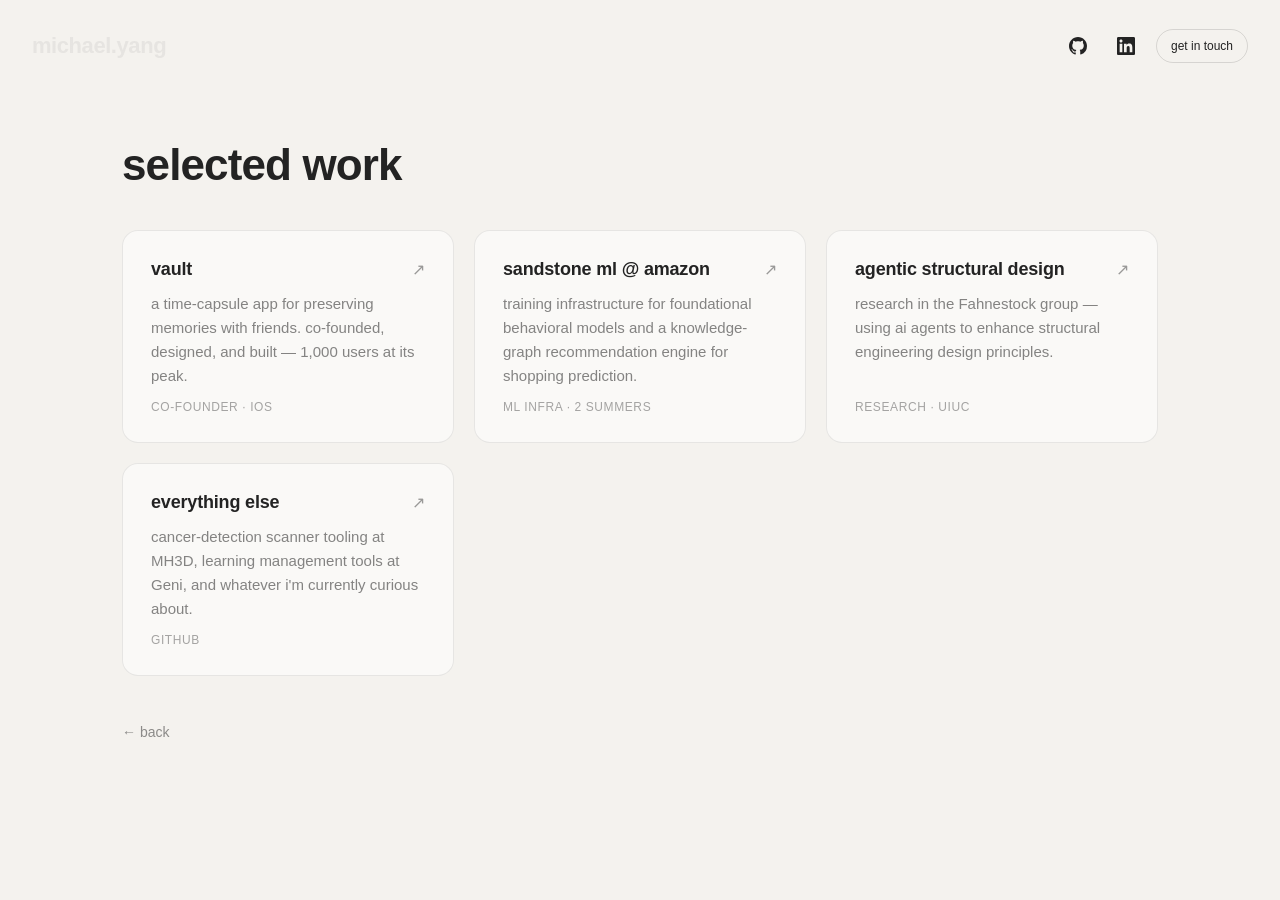
<file: work.html>
<!DOCTYPE html>
<html lang="en">
<head>
  <meta charset="UTF-8" />
  <meta name="viewport" content="width=device-width, initial-scale=1.0" />
  <title>work — michael yang</title>
  <meta name="description" content="projects and work by michael yang." />
  <link rel="stylesheet" href="styles.css" />
  <link rel="stylesheet" href="work.css" />
</head>
<body class="work-page">

  <header class="nav">
    <a class="nav-logo" href="index.html" style="text-decoration:none;color:inherit">
      michael<span class="nav-logo-dot">.</span>yang
    </a>
    <div class="nav-right">
      <a class="nav-icon" href="https://github.com/micryang" target="_blank" rel="noopener noreferrer" aria-label="GitHub">
        <svg viewBox="0 0 24 24" aria-hidden="true"><path d="M12 0C5.37 0 0 5.37 0 12c0 5.31 3.435 9.795 8.205 11.385.6.105.825-.255.825-.57 0-.285-.015-1.23-.015-2.235-3.015.555-3.795-.735-4.035-1.41-.135-.345-.72-1.41-1.23-1.695-.42-.225-1.02-.78-.015-.795.945-.015 1.62.87 1.845 1.23 1.08 1.815 2.805 1.305 3.495.99.105-.78.42-1.305.765-1.605-2.67-.3-5.46-1.335-5.46-5.925 0-1.305.465-2.385 1.23-3.225-.12-.3-.54-1.53.12-3.18 0 0 1.005-.315 3.3 1.23.96-.27 1.98-.405 3-.405s2.04.135 3 .405c2.295-1.56 3.3-1.23 3.3-1.23.66 1.65.24 2.88.12 3.18.765.84 1.23 1.905 1.23 3.225 0 4.605-2.805 5.625-5.475 5.925.435.375.81 1.095.81 2.22 0 1.605-.015 2.895-.015 3.3 0 .315.225.69.825.57A12.02 12.02 0 0 0 24 12c0-6.63-5.37-12-12-12z"/></svg>
      </a>
      <a class="nav-icon" href="https://linkedin.com/in/micryang" target="_blank" rel="noopener noreferrer" aria-label="LinkedIn">
        <svg viewBox="0 0 24 24" aria-hidden="true"><path d="M20.447 20.452h-3.554v-5.569c0-1.328-.027-3.037-1.852-3.037-1.853 0-2.136 1.445-2.136 2.939v5.667H9.351V9h3.414v1.561h.046c.477-.9 1.637-1.85 3.37-1.85 3.601 0 4.267 2.37 4.267 5.455v6.286zM5.337 7.433c-1.144 0-2.063-.926-2.063-2.065 0-1.138.92-2.063 2.063-2.063 1.14 0 2.064.925 2.064 2.063 0 1.139-.925 2.065-2.064 2.065zm1.782 13.019H3.555V9h3.564v11.452zM22.225 0H1.771C.792 0 0 .774 0 1.729v20.542C0 23.227.792 24 1.771 24h20.451C23.2 24 24 23.227 24 22.271V1.729C24 .774 23.2 0 22.225 0z"/></svg>
      </a>
      <a class="nav-chip" href="mailto:michael@example.com">
        get in touch
      </a>
    </div>
  </header>

  <main class="work-main">
    <h1 class="work-heading">selected work</h1>

    <div class="work-grid">
      <a class="card" href="#" target="_blank" rel="noopener noreferrer">
        <div class="card-top">
          <span class="card-name">vault</span>
          <span class="card-arrow" aria-hidden="true">&#8599;</span>
        </div>
        <p class="card-desc">a time-capsule app for preserving memories with friends. co-founded, designed, and built &mdash; 1,000 users at its peak.</p>
        <span class="card-tag">co-founder &middot; ios</span>
      </a>

      <a class="card" href="#" target="_blank" rel="noopener noreferrer">
        <div class="card-top">
          <span class="card-name">sandstone ml @ amazon</span>
          <span class="card-arrow" aria-hidden="true">&#8599;</span>
        </div>
        <p class="card-desc">training infrastructure for foundational behavioral models and a knowledge-graph recommendation engine for shopping prediction.</p>
        <span class="card-tag">ml infra &middot; 2 summers</span>
      </a>

      <a class="card" href="#" target="_blank" rel="noopener noreferrer">
        <div class="card-top">
          <span class="card-name">agentic structural design</span>
          <span class="card-arrow" aria-hidden="true">&#8599;</span>
        </div>
        <p class="card-desc">research in the Fahnestock group &mdash; using ai agents to enhance structural engineering design principles.</p>
        <span class="card-tag">research &middot; uiuc</span>
      </a>

      <a class="card" href="https://github.com/micryang" target="_blank" rel="noopener noreferrer">
        <div class="card-top">
          <span class="card-name">everything else</span>
          <span class="card-arrow" aria-hidden="true">&#8599;</span>
        </div>
        <p class="card-desc">cancer-detection scanner tooling at MH3D, learning management tools at Geni, and whatever i'm currently curious about.</p>
        <span class="card-tag">github</span>
      </a>
    </div>

    <a class="back-link" href="index.html">&larr; back</a>
  </main>

</body>
</html>
</file>
<file: styles.css>
/* ---------------------------------------------------------------
   Scroll-reveal demo — reboot.studio-style word-by-word reading
   --------------------------------------------------------------- */

/* ---- typed custom properties -----------------------------------
   These three are written from JS on every animation frame: --w per word
   by paintWave (main.js), --logo-fill by the scroll loop, --sat per card
   by the carousel. Unregistered custom properties are parsed as untyped
   token streams *and they inherit*, so each write invalidated the whole
   subtree and forced the color-mix()/calc() that consumes it to be
   re-resolved from scratch. Declaring them typed and non-inheriting is
   what stops a per-frame write from dirtying anything but its own
   element. */
@property --w {
  syntax: "<number>";
  inherits: false;
  initial-value: 0;
}

@property --logo-fill {
  syntax: "<percentage>";
  inherits: false;
  initial-value: 0%;
}

/* inherits: true, unlike the two above — and it matters. --sat is written on
   .carousel-item but read by .carousel-item img, a child, so the value has to
   reach it by inheritance. With inherits: false the img fell back to the
   initial value and every photo rendered permanently grayscale. The other two
   are written and read on the same element, so they can stay non-inheriting;
   the subtree under a carousel item is one figure and one img, so inheriting
   here costs nothing measurable. */
@property --sat {
  syntax: "<number>";
  inherits: true;
  initial-value: 0;
}

/* ---- the theme colours, registered so the flip can be animated ----
   These four are the whole light/dark palette, and every surface on the page
   is some expression of them. Registering them as <color> is what makes a
   theme change animatable *at the source*: an unregistered custom property
   is a token stream, so it can only ever snap, and each consumer had to
   carry its own transition to hide that — which is precisely why the flip
   used to arrive in pieces. body eased over 400ms, the phone's fade strips
   were gradients and couldn't ease at all, the panels had no transition and
   snapped, and the story's words snapped too, because both ends of their
   colour-mix are these variables.

   Animating the variables instead means there is one fade and everything is
   downstream of it. Nothing needs to opt in, including the words: their mix
   re-resolves each frame from the interpolating --ink, while --w keeps being
   written by the read-head on the same frame, untouched. That's the part a
   transition on .word could never do — a per-frame --w write would restart
   the colour interpolation every frame and drag the sweep behind the head.

   inherits: true, unlike --w and --logo-fill: these are read all over the
   tree from a single declaration on :root, which is the whole point. */
@property --bg {
  syntax: "<color>";
  inherits: true;
  initial-value: #f4f2ee;
}

@property --ink {
  syntax: "<color>";
  inherits: true;
  initial-value: #232323;
}

@property --ink-dim {
  syntax: "<color>";
  inherits: true;
  initial-value: rgba(35, 35, 35, 0.063);
}

@property --ink-soft {
  syntax: "<color>";
  inherits: true;
  initial-value: rgba(35, 35, 35, 0.45);
}

:root {
  --bg: #f4f2ee;
  --ink: #232323;
  --ink-dim: rgba(35, 35, 35, 0.063);
  --ink-soft: rgba(35, 35, 35, 0.45);
  --accent: #ff4d00;
  --word-fade: 500ms;
}

/* The fade itself, and the only place it is declared. Held by the theme
   toggle in index.html for exactly its duration, rather than left standing
   on :root — the boot script sets data-theme while the document is still
   parsing, and a standing transition would make a dark-mode visitor watch
   the page fade in from light on every load. */
html.is-theme-switching {
  transition: --bg 400ms ease,
              --ink 400ms ease,
              --ink-dim 400ms ease,
              --ink-soft 400ms ease;
}

* { box-sizing: border-box; }

html, body {
  margin: 0;
  padding: 0;
  height: 100%;
  overflow: hidden;
  background: var(--bg);
  color: var(--ink);
  font-family: -apple-system, BlinkMacSystemFont, "Segoe UI", Roboto,
    "Helvetica Neue", Arial, sans-serif;
  -webkit-font-smoothing: antialiased;
  /* No background-color/color transition here on purpose: --bg and --ink are
     already interpolating during a flip (see @property above), so easing the
     resolved colour on top of an easing value would make this one surface
     lag everything that just reads the variable straight. */
}

/* The intro loader that used to sit here — the glyph-matrix "myang.dev" start
   screen — is in archive/ along with a note on restoring it. The transitions
   just below were its reveal choreography, and are kept because they're
   ordinary element transitions that still apply. */

.nav {
  transition: opacity 800ms ease 150ms;
}

.footer, .scroll-hint {
  transition: opacity 800ms ease 400ms;
}

.track {
  transition: opacity 900ms ease 50ms;
}

/* ---- first paint ------------------------------------------------
   The loader is gone but the page still shouldn't snap into place: the
   chrome starts a few pixels off and clear, and main.js drops .is-booting
   once the story is laid out and every other script has run. Opacity and
   transform only, both compositor properties, no blur or filter — so it is
   a fade, not a load screen, and there is no wait in front of it.

   .is-booting lives on <html> in the markup rather than being set by a
   script, because anything a script adds lands after first paint and the
   flash it is meant to hide has already happened by then. */
html.is-booting .nav,
html.is-booting .track,
html.is-booting .footer,
html.is-booting .scroll-hint {
  opacity: 0;
}

/* The offsets read as one gesture: the story rises, the chrome closes in on
   it from the top and bottom edges. Scaled to the durations below — over a
   slow move a very short travel reads as creeping rather than gliding, so
   these went up when the timing did. */
html.is-booting .track   { transform: translateY(14px); }
html.is-booting .nav     { transform: translateY(-11px); }
html.is-booting .footer  { transform: translateY(11px); }

/* hint-bob is an infinite transform on a fixed element; no reason to have it
   ticking under an invisible cue. */
html.is-booting .scroll-hint { animation: none; }

/* The globe joins the same gate. sphere.js reveals it on a timer of its own
   that starts when its script runs — earlier than this — so without being
   pinned here it could arrive on screen ahead of the story it belongs to.
   Both properties are held, not just opacity, so the drift in from 0.94
   still happens rather than being spent while invisible. Its own
   .is-entering survives the wait: sphere.js drops that class on the opacity
   transitionend, which cannot fire while the value is pinned. */
html.is-booting .sphere {
  opacity: 0;
  transform: scale(0.94);
}

/* ---- the reveal itself ------------------------------------------
   .is-revealing is added in the same frame .is-booting comes off, so these
   are the transitions the browser actually runs — the base rules above stay
   as they are for the section retreat, which wants different timing.

   One easing throughout (a decelerating ease-out that covers most of the
   distance early and settles slowly), staggered by delay rather than by
   duration so everything lands on the same curve. will-change is declared
   on both the booting and revealing states so the layers exist before the
   first animated frame instead of being promoted during it — that promotion
   mid-transition is what makes a fade hitch on its first few frames. */
html.is-booting .nav,
html.is-booting .track,
html.is-booting .footer,
html.is-booting .sphere,
html.is-revealing .nav,
html.is-revealing .track,
html.is-revealing .footer,
html.is-revealing .sphere {
  will-change: opacity, transform;
}

/* Transform runs longer than opacity on each element on purpose: the fade
   finishes while the element is still easing the last couple of pixels into
   place, so it arrives settling rather than stopping. */
html.is-revealing .track {
  transition: opacity 1000ms cubic-bezier(0.22, 1, 0.36, 1),
              transform 1250ms cubic-bezier(0.22, 1, 0.36, 1);
}

html.is-revealing .nav {
  transition: opacity 1000ms cubic-bezier(0.22, 1, 0.36, 1) 260ms,
              transform 1250ms cubic-bezier(0.22, 1, 0.36, 1) 260ms;
}

html.is-revealing .footer {
  transition: opacity 1000ms cubic-bezier(0.22, 1, 0.36, 1) 420ms,
              transform 1250ms cubic-bezier(0.22, 1, 0.36, 1) 420ms;
}

/* The cue is the last thing to arrive — it is an instruction, and it means
   more once there is something on screen to act on. Scoped to the reveal so
   the delay doesn't also apply to .is-hidden, which has to fade the moment
   the reader starts scrolling. */
html.is-revealing .scroll-hint {
  transition: opacity 1000ms cubic-bezier(0.22, 1, 0.36, 1) 720ms;
}

/* ---- chrome ---------------------------------------------------- */

.nav {
  position: fixed;
  inset: 0 0 auto 0;
  display: flex;
  align-items: center;
  justify-content: space-between;
  padding: 28px 32px;
  z-index: 10;
  pointer-events: none;
}

.nav-logo {
  font-weight: 700;
  font-size: 22px;
  letter-spacing: -0.02em;
  --logo-fill: 0%;
  background: linear-gradient(90deg,
    var(--ink) var(--logo-fill),
    var(--ink-dim) var(--logo-fill));
  -webkit-background-clip: text;
  -webkit-text-fill-color: transparent;
  background-clip: text;
  color: transparent;
}

.nav-right {
  display: flex;
  align-items: center;
  gap: 12px;
  pointer-events: auto;
}

.nav-icon {
  display: flex;
  align-items: center;
  justify-content: center;
  width: 36px;
  height: 36px;
  border-radius: 50%;
  color: var(--ink);
  perspective: 200px;
  transition: background-color 300ms ease, color 300ms ease;
}

.nav-icon svg {
  width: 18px;
  height: 18px;
  fill: currentColor;
  transition: transform 720ms cubic-bezier(0.16, 1, 0.3, 1);
  transform-style: preserve-3d;
}

.nav-icon:hover svg {
  transform: rotateY(360deg);
}

.nav-icon:hover {
  background: rgba(0, 0, 0, 0.06);
}

.nav-chip {
  pointer-events: auto;
  font-size: 12px;
  font-weight: 500;
  color: var(--ink);
  text-decoration: none;
  border: 1px solid rgba(0, 0, 0, 0.12);
  border-radius: 18px;
  padding: 8px 14px;
  height: 34px;
  display: inline-flex;
  align-items: center;
  cursor: pointer;
  transition: background-color 300ms ease, opacity 250ms ease, transform 250ms ease;
  background: transparent;
}

.nav-chip:hover { background: rgba(0, 0, 0, 0.04); }

.nav-chip.is-hidden {
  opacity: 0;
  transform: scale(0.9);
  pointer-events: none;
}

/* -- now playing: spotify logo that expands on hover -- */
.now-playing {
  display: flex;
  align-items: center;
  height: 34px;
  border-radius: 18px;
  border: 1px solid transparent;
  pointer-events: auto;
  cursor: default;
  perspective: 200px;
  overflow: hidden;
  transition: background-color 300ms ease, border-color 300ms ease;
}

.now-playing:hover {
  border-color: rgba(0, 0, 0, 0.12);
}


.spotify-logo {
  width: 20px;
  height: 20px;
  flex-shrink: 0;
  padding: 8px;
  box-sizing: content-box;
  color: var(--ink-soft);
  /* no filter in this list — nothing ever sets a filter on this element */
  transition: color 400ms ease;
}

.now-playing:not(.is-idle) .spotify-logo {
  color: var(--ink);
}

.np-expand {
  display: flex;
  align-items: center;
  gap: 8px;
  max-width: 0;
  opacity: 0;
  overflow: hidden;
  white-space: nowrap;
  padding-right: 0;
  transition: max-width 400ms cubic-bezier(0.16, 1, 0.3, 1),
              opacity 300ms ease,
              padding-right 400ms ease;
}

.now-playing:hover .np-expand {
  max-width: 220px;
  opacity: 1;
  padding-right: 12px;
}

.np-expand-text {
  font-size: 11px;
  font-weight: 500;
  color: var(--ink);
  overflow: hidden;
  text-overflow: ellipsis;
  cursor: pointer;
  text-decoration: none;
  transition: opacity 200ms ease;
}

.np-expand-text:hover { opacity: 0.7; }


.now-playing.is-idle .now-playing-bars { display: none; }

.now-playing-bars {
  display: flex;
  align-items: flex-end;
  gap: 2px;
  height: 12px;
  flex-shrink: 0;
}

.now-playing-bars span {
  width: 2px;
  background: #1DB954;
  border-radius: 1px;
  animation: eq 1.2s ease-in-out infinite;
}

.now-playing-bars span:nth-child(1) { height: 40%; animation-delay: 0ms; }
.now-playing-bars span:nth-child(2) { height: 70%; animation-delay: 200ms; }
.now-playing-bars span:nth-child(3) { height: 50%; animation-delay: 400ms; }

@keyframes eq {
  0%, 100% { transform: scaleY(1); }
  50%      { transform: scaleY(0.3); }
}

.footer {
  position: fixed;
  inset: auto 0 0 0;
  display: flex;
  align-items: center;
  justify-content: space-between;
  padding: 24px 32px;
  z-index: 10;
  font-size: 13px;
  font-weight: 500;
  color: var(--ink-soft);
  pointer-events: none;
}

/* The reading percentage is the only thing left down here, and
   space-between parks a lone child at the *start* — so it is pushed over
   rather than left to the justification, which no longer has two things to
   space apart. */
.footer-progress {
  margin-left: auto;
  font-variant-numeric: tabular-nums;
  display: inline-flex;
  align-items: baseline;
}

/* odometer: each digit is a masked 1em-tall window; a 0-9 strip
   inside rolls vertically to the target number with a spring. */
.odo-col {
  display: inline-block;
  width: 0.62em;
  height: 1em;
  overflow: hidden;
  vertical-align: baseline;
}

.odo-strip {
  display: flex;
  flex-direction: column;
  transform: translateY(0%);
  transition: transform 620ms cubic-bezier(0.22, 1.7, 0.36, 1);
  will-change: transform;
}

.odo-cell {
  height: 1em;
  line-height: 1;
  text-align: center;
}

.odo-pct { margin-left: 0.04em; }

@media (prefers-reduced-motion: reduce) {
  .odo-strip { transition-duration: 1ms; }
}

.scroll-hint {
  position: fixed;
  bottom: 48px;
  left: 50%;
  transform: translateX(-50%);
  display: flex;
  align-items: center;
  gap: 7px;
  font-size: 15.6px;
  font-weight: 500;
  color: var(--ink-soft);
  z-index: 10;
  transition: opacity 800ms ease;
  animation: hint-bob 2.2s ease-in-out infinite;
}

/* animation: none, not just opacity: 0 — hint-bob is infinite, so hiding
   the cue with opacity alone left it ticking a transform on a fixed element
   for the rest of the session. */
.scroll-hint.is-hidden {
  opacity: 0;
  pointer-events: none;
  animation: none;
}

@keyframes hint-bob {
  0%, 100% { transform: translate(-50%, 0); }
  50%      { transform: translate(-50%, 5px); }
}

/* ---- the reading track ----------------------------------------- */

.track {
  position: relative;
  width: 100%;
  height: 100vh;
  height: 100dvh;
}

.viewport {
  width: 100%;
  height: 100%;
  display: flex;
  align-items: center;
  justify-content: flex-start;
  padding: 80px 32px;
}

.prose {
  max-width: 780px;
  margin: 0;
  font-size: clamp(15px, 1.8vw, 20px);
  font-weight: 500;
  line-height: 1.7;
  letter-spacing: -0.005em;
  transition: transform 150ms ease-out;
  /* No will-change and no text-shadow here on purpose. paintWave rewrites
     --w (and therefore `color`) on dozens of the ~163 descendant words every
     frame, so promoting this element pinned a layer that then had to be
     fully re-rastered every frame anyway — the memory cost of a layer with
     none of the benefit. The text-shadow was a 0-blur 3% emboss that added a
     shadow pass per glyph to every one of those repaints. The tilt this
     transition serves is ±1deg, which needs neither. */
}

/* Every word is a span, inked by the read-head sweep in main.js:
   --w is 0 (not yet read) to 1 (settled), eased with smootherstep.
   Interpolating the colour through --w rather than toggling a class is
   what removes the hard per-word edge. Nothing moves — position and
   sharpness are left alone on purpose.

   Deliberately no transition: --w is written every frame and is already
   eased in JS, so a transition would only lag behind the head and smear. */
.word {
  --w: 0;
  color: color-mix(in oklab, var(--ink) calc(var(--w) * 100%), var(--ink-dim));
}

/* Fallback for engines without color-mix: keep the original binary fade
   rather than leaving every word stuck at the dim colour. */
@supports not (color: color-mix(in oklab, red 50%, blue)) {
  .word {
    color: var(--ink-dim);
    transition: color var(--word-fade) ease;
  }
  .word.is-active { color: var(--ink); }
}

/* Paragraph breaks: a full-width spacer inside the flow of words */
.para-break {
  display: block;
  height: 0.45em;
}

/* ---- inline word links (no pop-in; fade like normal words) ------ */
.word-link {
  display: inline-flex;
  align-items: center;
  gap: 0.22em;
  vertical-align: -0.12em;
  text-decoration: none;
  color: var(--ink-dim);
  opacity: 0.25;
  transition: opacity var(--word-fade) ease;
}

.word-link.is-active {
  opacity: 1;
  color: var(--ink);
}

/* ---- illini gradient ------------------------------------------- */
.word.illini.is-active {
  background: linear-gradient(90deg, #13294B, #FF552E);
  -webkit-background-clip: text;
  -webkit-text-fill-color: transparent;
  background-clip: text;
  color: transparent;
}

[data-theme="dark"] .word.illini.is-active {
  background: linear-gradient(90deg, #4a7abf, #FF6B42);
  -webkit-background-clip: text;
  -webkit-text-fill-color: transparent;
  background-clip: text;
}

/* ---- inline animated tokens ------------------------------------
   Tokens start at width:0 and grow into the sentence when they
   activate — the surrounding words get pushed aside to make room,
   like reboot.studio's Rive icons. */

.token {
  display: inline-flex;
  align-items: center;
  justify-content: center;
  vertical-align: -0.12em;
  position: relative;
  width: 0;
  margin: 0;
  overflow: hidden;
  opacity: 0;
  transform: scale(0.5);
  transition: width 600ms cubic-bezier(0.16, 1, 0.3, 1),
    margin 600ms cubic-bezier(0.16, 1, 0.3, 1),
    opacity 450ms ease,
    transform 500ms cubic-bezier(0.16, 1, 0.3, 1);
}

.token.is-active {
  opacity: 1;
  transform: scale(1);
  overflow: visible;
}

.token svg {
  flex-shrink: 0;
}

/* -- roller: cycling word carousel -- */
.roller {
  display: inline-block;
  position: relative;
  height: 1.7em;
  vertical-align: bottom;
  overflow: hidden;
  transition: width 400ms cubic-bezier(0.16, 1, 0.3, 1);
}

.roller-word {
  position: absolute;
  left: 0;
  top: 0;
  height: 1.7em;
  display: flex;
  align-items: center;
  white-space: nowrap;
  font: inherit;
  letter-spacing: inherit;
  color: inherit;
  opacity: 0;
  transform: translateY(100%);
  transition: opacity 400ms cubic-bezier(0.16, 1, 0.3, 1),
              transform 400ms cubic-bezier(0.16, 1, 0.3, 1);
}

.roller-word.is-visible {
  opacity: 1;
  transform: translateY(0);
}

.roller-word.is-out {
  opacity: 0;
  transform: translateY(-100%);
}

/* A low-contrast, theme-aware shimmer keeps the rotating words close to the
   surrounding text while giving them a little movement. */
.roller.is-active .roller-word {
  background: linear-gradient(
    100deg,
    var(--ink) 0%,
    color-mix(in oklab, var(--ink) 72%, var(--bg)) 25%,
    color-mix(in oklab, var(--ink) 98%, var(--bg)) 50%,
    color-mix(in oklab, var(--ink) 72%, var(--bg)) 75%,
    var(--ink) 100%
  );
  background-size: 250% 100%;
  -webkit-background-clip: text;
  -webkit-text-fill-color: transparent;
  background-clip: text;
  color: transparent;
}

.roller.is-active .roller-word.is-visible,
.roller.is-active .roller-word.is-out {
  animation: roller-shimmer 3.85s linear infinite;
}

@keyframes roller-shimmer {
  0%   { background-position: 0% 0; }
  100% { background-position: -250% 0; }
}

/* -- wave: a hand that waves when activated -- */
.token-wave {
  height: 1.1em;
  font-size: 0.9em;
  transform-origin: 70% 80%;
}

.token-wave.is-active {
  width: 1.3em;
  margin: 0 0.1em;
  animation: wave 900ms ease-in-out 2;
}

@keyframes wave {
  0%, 100% { transform: rotate(0deg); }
  25%      { transform: rotate(18deg); }
  60%      { transform: rotate(-12deg); }
}

/* -- Kanu: official sprout mark from getkanu.com -- */
.kanu-name {
  font-weight: 700;
  letter-spacing: -0.01em;
}

.token-kanu.is-active .kanu-name {
  color: var(--ink);
  -webkit-text-fill-color: var(--ink);
  -webkit-text-stroke: 0.55px #000;
  paint-order: stroke fill;
}

[data-theme="dark"] .token-kanu.is-active .kanu-name {
  -webkit-text-stroke-color: #fff;
}

.token-kanu-mark {
  height: 1.15em;
  color: var(--ink);
  transform-origin: 50% 100%;
}

.token-kanu-mark svg {
  width: 1.05em;
  height: 1.15em;
  overflow: visible;
}

.word-link.is-active .token-kanu-mark {
  width: 1.1em;
  margin: 0 0.06em;
  opacity: 1;
  overflow: visible;
  transform: scale(1);
  animation: kanu-rise 900ms cubic-bezier(0.16, 1, 0.3, 1) both;
}

.word-link.is-active .kanu-crown {
  transform-box: fill-box;
  transform-origin: 50% 100%;
  animation: kanu-crown-grow 820ms cubic-bezier(0.16, 1, 0.3, 1) 80ms both;
}

.kanu-leaf {
  transform-box: fill-box;
}

.word-link.is-active .kanu-leaf-right {
  transform-origin: 0% 100%;
  animation: kanu-leaf-right-bloom 720ms cubic-bezier(0.16, 1, 0.3, 1) 390ms both;
}

.word-link.is-active .kanu-leaf-left {
  transform-origin: 100% 100%;
  animation: kanu-leaf-left-bloom 720ms cubic-bezier(0.16, 1, 0.3, 1) 520ms both;
}

.kanu-crown-idle,
.kanu-leaf-idle {
  transform-box: fill-box;
}

.kanu-crown-idle {
  transform-origin: 50% 100%;
}

.kanu-leaf-idle-right {
  transform-origin: 0% 100%;
}

.kanu-leaf-idle-left {
  transform-origin: 100% 100%;
}

.word-link.is-active .kanu-crown-idle {
  animation: kanu-crown-breathe 4.8s ease-in-out 1.35s infinite;
}

.word-link.is-active .kanu-leaf-idle-right {
  animation: kanu-leaf-right-idle 4.8s ease-in-out 1.35s infinite;
}

.word-link.is-active .kanu-leaf-idle-left {
  animation: kanu-leaf-left-idle 4.8s ease-in-out 1.35s infinite;
}

.kanu-glints circle {
  opacity: 0;
  transform-box: fill-box;
  transform-origin: center;
}

.word-link.is-active .kanu-glints circle:nth-child(1) {
  animation: kanu-glint 5.8s ease-out 680ms infinite;
}

.word-link.is-active .kanu-glints circle:nth-child(2) {
  animation: kanu-glint 5.8s ease-out 820ms infinite;
}

.word-link.is-active .kanu-glints circle:nth-child(3) {
  animation: kanu-glint 5.8s ease-out 960ms infinite;
}

@keyframes kanu-rise {
  from { opacity: 0; transform: translateY(0.3em) scale(0.5); }
  to   { opacity: 1; transform: translateY(0) scale(1); }
}

@keyframes kanu-crown-grow {
  from { opacity: 0; transform: translateY(28%) scale(0.25, 0.08); }
  65%  { opacity: 1; transform: translateY(-2%) scale(1.06, 1.03); }
  to   { opacity: 1; transform: translateY(0) scale(1); }
}

@keyframes kanu-leaf-right-bloom {
  from { opacity: 0; transform: rotate(-38deg) scale(0.08); }
  70%  { opacity: 1; transform: rotate(6deg) scale(1.06); }
  to   { opacity: 1; transform: rotate(0) scale(1); }
}

@keyframes kanu-leaf-left-bloom {
  from { opacity: 0; transform: rotate(38deg) scale(0.08); }
  70%  { opacity: 1; transform: rotate(-6deg) scale(1.06); }
  to   { opacity: 1; transform: rotate(0) scale(1); }
}

@keyframes kanu-glint {
  0%        { opacity: 0; transform: translateY(2px) scale(0); }
  5%        { opacity: 0.58; transform: translateY(-1px) scale(1); }
  11%, 100% { opacity: 0; transform: translateY(-4px) scale(0.35); }
}

@keyframes kanu-crown-breathe {
  0%, 100% { transform: scale(1); }
  45%      { transform: scale(1.018, 1.025); }
}

@keyframes kanu-leaf-right-idle {
  0%, 100% { transform: rotate(0deg) scale(1); }
  45%      { transform: rotate(4.5deg) scale(1.03); }
}

@keyframes kanu-leaf-left-idle {
  0%, 100% { transform: rotate(0deg) scale(1); }
  45%      { transform: rotate(-4.5deg) scale(1.03); }
}

/* -- spark: a little star that spins in -- */
.token-spark {
  height: 1em;
  color: var(--accent);
}

.token-spark svg { width: 1em; height: 1em; }

.token-spark.is-active {
  width: 1.1em;
  margin: 0 0.1em;
  animation: spark-in 700ms cubic-bezier(0.16, 1, 0.3, 1);
}

@keyframes spark-in {
  0% { transform: scale(0) rotate(-90deg); }
  100% { transform: scale(1) rotate(0); }
}

/* -- mh3d: company name as a styled link -- */

.mh3d-logo {
  font-weight: 700;
  letter-spacing: -0.02em;
  transition: filter 200ms ease;
}

.token-mh3d.is-active .mh3d-logo {
  color: #4a8ad4;
  -webkit-text-fill-color: #4a8ad4;
  -webkit-text-stroke: 0.6px #FFCB05;
  paint-order: stroke fill;
}

[data-theme="dark"] .token-mh3d.is-active .mh3d-logo {
  color: #4a8ad4;
  -webkit-text-fill-color: #4a8ad4;
  -webkit-text-stroke: 0.6px #FFCB05;
}

.token-mh3d:hover .mh3d-logo { filter: brightness(1.6); }

/* -- geni: lavender text -- */
.geni-name {
  font-weight: 700;
  letter-spacing: -0.01em;
  transition: filter 200ms ease;
}

.token-geni.is-active .geni-name {
  color: #8B5CF6;
  -webkit-text-fill-color: #8B5CF6;
}

.token-geni:hover .geni-name { filter: brightness(1.2); }

/* -- cap: graduation cap with swinging tassel -- */
.token-cap {
  height: 1.1em;
  color: var(--ink);
}

.word-link.is-active .token-cap,
.token-cap.is-active {
  width: 1.3em;
  margin: 0 0.12em;
  opacity: 1;
  transform: scale(1);
}

.token-cap svg { width: 1.2em; height: 1.2em; }

.cap-tassel, .cap-bob {
  transform-origin: 20px 10px;
}

.word-link.is-active .cap-tassel,
.word-link.is-active .cap-bob {
  animation: tassel-swing 2.5s ease-in-out infinite;
}

@keyframes tassel-swing {
  0%   { transform: rotate(0deg); }
  25%  { transform: rotate(8deg); }
  50%  { transform: rotate(0deg); }
  75%  { transform: rotate(-6deg); }
  100% { transform: rotate(0deg); }
}

/* -- fahnestock: solid green -- */
.fahnestock-name {
  font-weight: 700;
  letter-spacing: -0.01em;
  transition: filter 200ms ease;
}

.token-fahnestock.is-active .fahnestock-name {
  background: none;
  -webkit-text-fill-color: #5aaf60;
  color: #5aaf60;
}

.token-fahnestock:hover .fahnestock-name { filter: brightness(1.3); }

/* -- amazon: orange text with delivery truck to the left -- */
.amazon-name {
  font-weight: 700;
  transition: filter 200ms ease;
}

.token-amazon.is-active .amazon-name {
  color: #FF9900;
  -webkit-text-fill-color: #FF9900;
}

.token-amazon:hover .amazon-name { filter: brightness(1.15); }

/* truck icon */
.token-truck {
  height: 1.2em;
  color: var(--ink);
}

.token-truck svg { width: 1.8em; height: 1.2em; overflow: visible; }

.word-link.is-active .token-truck,
.token-truck.is-active {
  width: 1.6em;
  margin: 0 0 0 0.08em;
  opacity: 1;
  transform: scale(1);
}

.word-link.is-active .truck-wheel-spoke,
.word-link.is-active .truck-wheel-spoke2 {
  animation: wheel-spin 0.8s linear infinite;
  transform-origin: center;
}

.word-link.is-active .truck-wheel-spoke {
  transform-origin: 8px 17px;
}

.word-link.is-active .truck-wheel-spoke2 {
  transform-origin: 23px 17px;
}

@keyframes wheel-spin {
  from { transform: rotate(0deg); }
  to   { transform: rotate(360deg); }
}

.truck-lines { opacity: 0; }

.word-link.is-active .truck-lines {
  animation: speed-lines 1.5s ease-in-out infinite;
}

@keyframes speed-lines {
  0%, 100% { opacity: 0; transform: translateX(0); }
  50%      { opacity: 0.7; transform: translateX(-2px); }
}

.truck-smile {
  stroke-dasharray: 16;
  stroke-dashoffset: 16;
}

.truck-smile-arrow {
  opacity: 0;
}

.word-link.is-active .truck-smile {
  animation: truck-smile-draw 600ms ease 400ms forwards;
}

.word-link.is-active .truck-smile-arrow {
  animation: truck-arrow-pop 200ms ease 900ms forwards;
}

@keyframes truck-smile-draw {
  to { stroke-dashoffset: 0; }
}

@keyframes truck-arrow-pop {
  from { opacity: 0; transform: scale(0.5); }
  to   { opacity: 1; transform: scale(1); }
}


/* -- vault: grey-gold gradient wordmark -- */
.vault-name {
  font-weight: 700;
  letter-spacing: -0.01em;
  transition: filter 200ms ease;
}

.token-vault.is-active .vault-name {
  color: #E6B800;
  -webkit-text-fill-color: #E6B800;
}

[data-theme="dark"] .token-vault.is-active .vault-name {
  color: #E6B800;
  -webkit-text-fill-color: #E6B800;
}

.token-vault:hover .vault-name { filter: brightness(1.25); }

/* -- box: a 3D package icon that rotates -- */
.token-box {
  height: 1.1em;
  color: var(--ink);
  vertical-align: -0.2em;
}

.token-box.is-active {
  width: 1.3em;
  margin: 0 0.15em;
  animation: box-float 2.5s ease-in-out infinite;
}

.token-box svg { width: 1.2em; height: 1.2em; }

@keyframes box-float {
  0%, 100% { transform: translateY(0); }
  50%      { transform: translateY(-3px); }
}

/* -- bridge: golden-gate-style suspension bridge -- */
.token-bridge {
  height: 1.1em;
  color: var(--ink);
  vertical-align: -0.2em;
}

.token-bridge.is-active {
  width: 2.2em;
  margin: 0 0.1em;
}

.token-bridge svg { width: 2.1em; height: 1.1em; }

.bridge-tower, .bridge-tower-brace {
  stroke-dasharray: 20;
  stroke-dashoffset: 20;
}

.bridge-cable-main {
  stroke-dasharray: 60;
  stroke-dashoffset: 60;
}

.bridge-hanger {
  stroke-dasharray: 8;
  stroke-dashoffset: 8;
}

.bridge-truss {
  stroke-dasharray: 6;
  stroke-dashoffset: 6;
}

.bridge-deck-lower {
  stroke-dasharray: 50;
  stroke-dashoffset: 50;
}

.token-bridge.is-active .bridge-deck {
  stroke-dasharray: 50;
  stroke-dashoffset: 50;
  animation: bridge-draw 600ms cubic-bezier(0.33, 1, 0.68, 1) forwards;
}

.token-bridge.is-active .bridge-tower {
  animation: bridge-draw 500ms cubic-bezier(0.33, 1, 0.68, 1) 200ms forwards;
}

.token-bridge.is-active .bridge-tower-brace {
  animation: bridge-draw 300ms cubic-bezier(0.33, 1, 0.68, 1) 500ms forwards;
}

.token-bridge.is-active .bridge-cable-main {
  animation: bridge-draw 800ms cubic-bezier(0.33, 1, 0.68, 1) 400ms forwards;
}

.token-bridge.is-active .bridge-hanger {
  animation: bridge-draw 400ms cubic-bezier(0.33, 1, 0.68, 1) 800ms forwards;
}

.token-bridge.is-active .bridge-truss {
  animation: bridge-draw 300ms cubic-bezier(0.33, 1, 0.68, 1) 600ms forwards;
}

.token-bridge.is-active .bridge-deck-lower {
  animation: bridge-draw 600ms cubic-bezier(0.33, 1, 0.68, 1) 500ms forwards;
}

.bridge-endcap {
  stroke-dasharray: 5;
  stroke-dashoffset: 5;
}

.token-bridge.is-active .bridge-endcap {
  animation: bridge-draw 300ms cubic-bezier(0.33, 1, 0.68, 1) 900ms forwards;
}

@keyframes bridge-draw {
  to { stroke-dashoffset: 0; }
}

/* -- scanner: a frame with a sweeping beam and detection blip -- */
.token-scanner {
  height: 1.1em;
  color: var(--ink);
}

.word-link.is-active .token-scanner,
.token-scanner.is-active {
  width: 1.3em;
  margin: 0 0.08em;
  opacity: 1;
  transform: scale(1);
}

.token-scanner svg { width: 1.2em; height: 1.2em; }

.scanner-beam {
  transform-origin: center center;
  animation: none;
}

.word-link.is-active .scanner-beam {
  animation: beam-sweep 2s ease-in-out infinite;
}

.scanner-blip {
  opacity: 0.2;
  transition: opacity 150ms ease;
}

.word-link.is-active .scanner-blip {
  animation: blip-detect 2s ease-in-out infinite;
}

@keyframes beam-sweep {
  0%   { transform: translateY(-4px); }
  50%  { transform: translateY(4px); }
  100% { transform: translateY(-4px); }
}

@keyframes blip-detect {
  0%, 35%  { opacity: 0.2; fill: currentColor; }
  45%, 55% { opacity: 1; fill: #e53935; }
  65%, 100% { opacity: 0.2; fill: currentColor; }
}


/* -- camera: a camera that flashes -- */
.token-camera {
  height: 1.1em;
  color: var(--ink);
}

.word-link.is-active .token-camera,
.token-camera.is-active {
  width: 1.3em;
  margin: 0 0.08em;
  opacity: 1;
  transform: scale(1);
}

.token-camera svg { width: 1.2em; height: 1.2em; }

.word-link.is-active .token-camera svg,
.token-camera.is-active svg {
  animation: camera-flash 3s ease-in-out infinite;
}

/* No `filter: none` in here. It was visually a no-op, but naming filter in
   a keyframe makes it an animated property for the whole 3s infinite cycle,
   which promotes the element and drops subpixel antialiasing on it. */
@keyframes camera-flash {
  0%, 100% { opacity: 1; transform: scale(1); }
  15%      { opacity: 1; transform: scale(1.05); }
  18%      { opacity: 0.3; }
  22%      { opacity: 1; transform: scale(1); }
}

[data-theme="dark"] .word-link.is-active .token-camera svg,
[data-theme="dark"] .token-camera.is-active svg {
  animation: camera-flash-dark 3s ease-in-out infinite;
}

@keyframes camera-flash-dark {
  0%, 14%  { opacity: 1; transform: scale(1); color: var(--ink); }
  16%      { opacity: 1; transform: scale(1.05); color: #d4d4d4; }
  20%      { opacity: 0.85; color: #d4d4d4; }
  24%      { opacity: 1; transform: scale(1); color: var(--ink); }
  100%     { opacity: 1; transform: scale(1); color: var(--ink); }
}

/* -- bars: a tiny bar chart that bounces -- */
.token-bars {
  height: 0.9em;
  gap: 2px;
  align-items: flex-end;
}

.token-bars.is-active {
  width: 1.4em;
  margin: 0 0.12em;
}

.token-bars span {
  flex: 1;
  background: var(--accent);
  border-radius: 2px;
  height: 30%;
}

.token-bars.is-active span {
  animation: bar-grow 1.1s ease-in-out infinite alternate;
}

.token-bars.is-active span:nth-child(1) { animation-delay: 0ms; }
.token-bars.is-active span:nth-child(2) { animation-delay: 150ms; }
.token-bars.is-active span:nth-child(3) { animation-delay: 300ms; }

@keyframes bar-grow {
  from { height: 30%; }
  to   { height: 100%; }
}

/* -- underline link, like reboot's "Book a call" -- */
.cta {
  position: relative;
  color: inherit;
  text-decoration: none;
  white-space: nowrap;
}

.cta::after {
  content: "";
  position: absolute;
  left: 0;
  bottom: -2px;
  height: 3px;
  width: 0;
  background: var(--ink);
  transition: width 600ms ease;
}

.cta.is-active::after { width: 100%; }

.cta:hover::after { width: 100%; }

/* underline is held at full width while the work box is open;
   released (and allowed to retract) only after the box is gone */
.cta.is-held::after { width: 100%; }



/* ---- theme toggle button ---------------------------------------- */

.theme-toggle {
  display: flex;
  align-items: center;
  justify-content: center;
  width: 36px;
  height: 36px;
  border: none;
  background: none;
  border-radius: 50%;
  cursor: pointer;
  color: var(--ink);
  position: relative;
  transition: background-color 300ms ease;
}

.theme-toggle:hover { background: rgba(0, 0, 0, 0.06); }

/* -- the phone's "more" button: hidden until the phone layout reveals it -- */
.nav-menu-btn {
  display: none;
  align-items: center;
  justify-content: center;
  width: 34px;
  height: 34px;
  border: 1px solid rgba(0, 0, 0, 0.12);
  border-radius: 50%;
  background: transparent;
  cursor: pointer;
  pointer-events: auto;
  color: var(--ink);
  padding: 0;
  transition: background-color 300ms ease;
}

[data-theme="dark"] .nav-menu-btn { border-color: rgba(255, 255, 255, 0.15); }

.nav-menu-btn.is-open { background: rgba(0, 0, 0, 0.05); }

[data-theme="dark"] .nav-menu-btn.is-open { background: rgba(255, 255, 255, 0.08); }

/* Three bars that fold into a cross. Absolute rather than a flex column so
   the two that survive can rotate about the middle one's line without the
   layout moving under them. */
.nav-menu-bars {
  position: relative;
  display: block;
  width: 15px;
  height: 11px;
}

.nav-menu-bars span {
  position: absolute;
  left: 0;
  width: 100%;
  height: 1.6px;
  border-radius: 1px;
  background: var(--ink);
  transition: transform 420ms cubic-bezier(0.16, 1, 0.3, 1),
              opacity 180ms ease;
}

.nav-menu-bars span:nth-child(1) { top: 0; }
.nav-menu-bars span:nth-child(2) { top: 4.7px; }
.nav-menu-bars span:nth-child(3) { top: 9.4px; }

.nav-menu-btn.is-open .nav-menu-bars span:nth-child(1) {
  transform: translateY(4.7px) rotate(45deg);
}

.nav-menu-btn.is-open .nav-menu-bars span:nth-child(2) { opacity: 0; }

.nav-menu-btn.is-open .nav-menu-bars span:nth-child(3) {
  transform: translateY(-4.7px) rotate(-45deg);
}

.theme-icon {
  width: 18px;
  height: 18px;
  position: absolute;
  transition: transform 500ms cubic-bezier(0.16, 1, 0.3, 1),
              opacity 350ms ease;
}

.theme-icon.sun {
  opacity: 1;
  transform: rotate(0deg) scale(1);
}

.theme-icon.moon {
  opacity: 0;
  transform: rotate(-90deg) scale(0.5);
}

[data-theme="dark"] .theme-icon.sun {
  opacity: 0;
  transform: rotate(90deg) scale(0.5);
}

[data-theme="dark"] .theme-icon.moon {
  opacity: 1;
  transform: rotate(0deg) scale(1);
}

.sun-rays {
  transform-origin: 12px 12px;
  transition: transform 500ms cubic-bezier(0.16, 1, 0.3, 1);
}

[data-theme="dark"] .sun-rays {
  transform: rotate(45deg) scale(0);
}

/* ---- dark mode -------------------------------------------------- */

[data-theme="dark"] {
  --bg: #1e1e1e;
  --ink: #e8e6e3;
  --ink-dim: rgba(232, 230, 227, 0.08);
  --ink-soft: rgba(232, 230, 227, 0.5);
}

[data-theme="dark"] body {
  background: var(--bg);
  color: var(--ink);
}

[data-theme="dark"] .theme-toggle:hover {
  background: rgba(255, 255, 255, 0.08);
}

[data-theme="dark"] .nav-icon:hover {
  background: rgba(255, 255, 255, 0.08);
}

[data-theme="dark"] .nav-chip {
  color: var(--ink);
  border-color: rgba(255, 255, 255, 0.15);
}

[data-theme="dark"] .nav-chip:hover {
  background: rgba(255, 255, 255, 0.06);
}

[data-theme="dark"] .now-playing:hover {
  border-color: rgba(255, 255, 255, 0.15);
}

/* ---- the globe (right column) -----------------------------------
   The nine project objects orbiting on a Fibonacci sphere. Tiles are
   positioned in 3D by sphere.js but never rotated (billboarded), so every
   drawing stays flat and upright — that's what gives the clean graphic read.

   Loudness, quietest state last:
     (default)     drifting, objects in colour
     is-quiet      reading is underway — everything greyscale, colour only
                   under the cursor
     is-focusing   an object has your attention: the rest of the globe recedes
     is-zoomed     that object is flying to the middle and its card is opening
     is-dimmed     the resume panel or a section has taken the column

   Note that sphere.js writes each tile's `opacity` inline every frame from its
   depth, so no rule here can dim a tile with the opacity property — the state
   rules go through filter's opacity() instead, which JS never touches. */
.sphere {
  position: fixed;
  top: 0;
  bottom: 0;
  /* start clear of the prose column (32px pad + 780px), capped so it
     doesn't drift too far away on ultra-wide screens */
  left: clamp(812px, 54vw, 900px);
  right: 0;
  display: grid;
  place-items: center;
  z-index: 4;
  pointer-events: none;
  opacity: 0;
  transform: scale(0.94);
  /* The return trip. Long, heavily eased-out beat so the globe drifts back
     into place rather than popping in — it should feel like it was always
     there and you simply noticed it again.

     Deliberately only opacity and transform: both are compositor-friendly on
     a layer this size, where animating the whole globe's `filter` was not. */
  transition: opacity 2200ms cubic-bezier(0.16, 1, 0.3, 1),
              transform 2400ms cubic-bezier(0.16, 1, 0.3, 1);
}
/* first-load entrance: faster, drifts in from slightly smaller */
.sphere.is-entering {
  transition: opacity 1100ms cubic-bezier(0.16, 1, 0.3, 1),
              transform 1300ms cubic-bezier(0.16, 1, 0.3, 1);
}
.sphere.is-in {
  opacity: 1;
  transform: scale(1);
}

/* Once reading starts the globe settles back so it stops competing with the
   prose — quieter and very slightly smaller, but still present. Declared
   before .is-dimmed so that the panel state (equal specificity) wins on
   source order when both are active. */
.sphere.is-quiet {
  opacity: 0.2;
  transform: scale(0.97);
  transition: opacity 700ms cubic-bezier(0.16, 1, 0.3, 1),
              transform 700ms cubic-bezier(0.16, 1, 0.3, 1);
}

/* Reaching for an object overrides the reading quiet: you're looking at the
   globe now, so it comes back up to full strength. */
.sphere.is-quiet.is-focusing,
.sphere.is-quiet.is-zoomed {
  opacity: 1;
  transform: scale(1);
  transition: opacity 380ms cubic-bezier(0.16, 1, 0.3, 1),
              transform 520ms cubic-bezier(0.16, 1, 0.3, 1);
}

/* The globe steps aside for the resume panel / full-screen sections instead of
   competing with them: it fades out completely while contracting, so it reads
   as receding into depth rather than merely dimming. Quicker to leave than to
   return — it gets out of the panel's way promptly, then takes its time coming
   home (sphere.js holds the return until the panel has finished leaving).

   This used to add a 6px blur. Two problems: blurring a 661px layer with nine
   filtered children is the most expensive thing on the page, and the state it
   returns to (.is-quiet) doesn't transition `filter` — so the blur *snapped*
   off in a single frame, re-rasterising the whole globe right as the section
   was sliding away. That was the stutter. Opacity and scale read the same. */
.sphere.is-dimmed {
  opacity: 0;
  transform: scale(0.92);   /* pulls back into the page, doesn't slide off it */
  transition: opacity 420ms cubic-bezier(0.4, 0, 1, 1),
              transform 520ms cubic-bezier(0.4, 0, 1, 1);
}

.sphere-stage {
  position: relative;
  user-select: none;
  -webkit-user-select: none;
  /* wide enough for the 207px radius plus scaled-up tile overhang
     (furthest tile edge lands near 251px, so this leaves headroom) */
  width: 661px;
  height: 661px;
  /* No perspective / preserve-3d. sphere.js writes translate3d(x, y, 0) —
     z is always zero, and the depth read is faked in JS by scaling each
     tile (see place()). So the 3D rendering context changed nothing
     visually, while disabling flattening for ~156 SVG nodes and making the
     compositor depth-sort nine layers a frame against the z-index that the
     same loop was already writing. */
  pointer-events: auto;
  cursor: grab;
  touch-action: none;
}
.sphere.is-grabbed .sphere-stage { cursor: grabbing; }
/* an open card owns the column; nothing behind it should take a drag */
.sphere.is-card .sphere-stage { pointer-events: none; }

/* ---- the objects on the globe ----
   Line art, not photographs: no tile chrome and no crop. The stroke takes the
   page's ink colour, so an object reads as a drawing sitting in the volume
   rather than a picture of one. */
.sphere-item {
  position: absolute;
  left: 50%;
  top: 50%;
  /* JS writes translate3d + scale, plus margin-left/-top to centre the tile
     on its point */
  will-change: transform, opacity;
  aspect-ratio: 1;
  overflow: visible;          /* strokes can sit right on the frame */
  color: var(--ink);
  cursor: pointer;
  transition: filter 420ms ease;
  /* Dragging the globe used to leave the browser's blue selection sitting
     across the drawings — there is no text here to select, so nothing is lost
     by taking the gesture out of selection entirely. */
  user-select: none;
  -webkit-user-select: none;
  -webkit-touch-callout: none;
}

.sphere-item svg {
  display: block;
  width: 100%;
  height: 100%;
  overflow: visible;
  pointer-events: none;       /* the tile takes the hit, not the strokes */
  /* the object leans towards you as it takes focus. The tile's own transform
     belongs to the globe, so the lift lives on the drawing inside it. */
  transition: transform 460ms cubic-bezier(0.16, 1, 0.3, 1);
}

.sphere-item.is-focused svg {
  transform: scale(1.12);
}

.sphere-item:hover,
.sphere-item:focus {
  outline: none;              /* the page blur is the hover feedback */
}

.sphere-item:focus-visible {
  outline: 2px solid var(--ink);
  outline-offset: 3px;
}

/* ---- states ----
   Ordered by specificity on purpose: quiet (3) < focusing (4) < the focused
   object (5), so each state can only be overridden by a louder one. */
.sphere.is-quiet .sphere-item {
  filter: grayscale(1) contrast(1.08);
}

.sphere.is-quiet .sphere-item:hover {
  filter: grayscale(0) contrast(1.05);
}

/* everything that isn't the object you're pointing at recedes: greyscale,
   soft, and mostly out of the way. Blur is deliberately small — the globe
   should still read as a globe. */
.sphere.is-focusing .sphere-item:not(.is-focused),
.sphere.is-card .sphere-item:not(.is-flying) {
  filter: grayscale(1) blur(2.5px) opacity(0.32);
}

.sphere.is-focusing .sphere-item.is-focused,
.sphere.is-quiet.is-focusing .sphere-item.is-focused {
  filter: none;               /* the one thing on the page in full colour */
}

/* motion in a blurred layer is what makes this kind of effect feel noisy */
.sphere.is-focusing .sphere-item:not(.is-focused) * {
  animation-play-state: paused;
}

/* ---- click-through: the object flies to the middle ----
   The tile keeps its inline transform; all this adds is the curve to travel
   along, plus a fade for the tiles it leaves behind. */
.sphere.is-zoomed .sphere-item {
  transition: opacity 380ms ease, filter 380ms ease;
}

.sphere.is-zoomed .sphere-item.is-flying,
.sphere-item.is-flying {
  transition: transform 620ms cubic-bezier(0.4, 0, 0.2, 1),
              opacity 460ms ease 120ms;
}

/* ---- the hovered object's name ----
   Sits directly under whichever object has focus; sphere.js writes left/top
   from that tile's box each time. Safe to pin to the tile because the drift
   holds still while you're pointing at one — otherwise the label would trail a
   moving target. */
.sphere-label {
  position: absolute;
  left: 0;
  top: 0;
  z-index: 2100;
  pointer-events: none;
  opacity: 0;
  transform: translate(-50%, 8px);
  transition: opacity 240ms ease,
              transform 460ms cubic-bezier(0.16, 1, 0.3, 1);
  will-change: transform, opacity;
}

.sphere-label.is-visible {
  opacity: 1;
  transform: translate(-50%, 0);
}

/* mask window: the name rises up into it, clipped, so it reveals rather
   than fades */
.sphere-label-text {
  display: block;
  overflow: hidden;
  font-size: 12px;
  font-weight: 600;
  letter-spacing: 0.06em;
  text-transform: uppercase;
  white-space: nowrap;
  text-align: center;
  color: var(--ink);
}

.sphere-label-inner {
  display: block;
  transform: translateY(105%);
  transition: transform 480ms cubic-bezier(0.16, 1, 0.3, 1) 60ms;
}

.sphere-label.is-visible .sphere-label-inner {
  transform: translateY(0);
}

/* ---- the card an object opens into ----
   Centred on the globe it came out of, and allowed to be taller than the
   artwork ever was — the longest entries are a screen of text. */
.sphere .desk-detail {
  position: absolute;
  top: 50%;
  left: 50%;
  right: auto;
  bottom: auto;
  z-index: 2200;
  width: min(84%, 500px);
  max-height: min(72vh, 540px);
  transform: translate(-50%, -50%) translateY(14px);
}

.sphere .desk-detail.is-visible {
  transform: translate(-50%, -50%) translateY(0);
}

/* Hide when there isn't room beside the prose column. The sphere starts at
   812px (32px pad + 780px prose), so the stage needs 812 + 661 = 1473px of
   viewport to sit uncropped — round up rather than let it clip. */
@media (max-width: 1500px) {
  .sphere { display: none; }
}

/* the artwork's own coordinate space; the <template> never renders */
.desk-svg {
  width: 100%;
  height: 100%;
  color: var(--ink);
  transform-origin: center center;
}



/* gentle idle animations */
.coffee-steam {
  animation: steam-rise 2.6s ease-in-out infinite;
}

@keyframes steam-rise {
  0%, 100% { opacity: 0.15; transform: translateY(0); }
  50%      { opacity: 0.5; transform: translateY(-2px); }
}

.desk-sun {
  animation: sun-glow 4s ease-in-out infinite;
}

@keyframes sun-glow {
  0%, 100% { opacity: 0.7; }
  50%      { opacity: 1; }
}

.desk-cloud {
  animation: cloud-drift 9s ease-in-out infinite;
}

@keyframes cloud-drift {
  0%, 100% { transform: translateX(0); }
  50%      { transform: translateX(8px); }
}

/* the card an object opens into, once it has flown to the middle of the
   globe. Positioning is set by the .sphere rules above; this is its
   composition. */
.desk-detail {
  position: absolute;
  inset: 0;
  display: flex;
  flex-direction: column;
  justify-content: flex-start;
  padding: 8px 12px 16px;
  opacity: 0;
  transform: translateY(14px);
  pointer-events: none;
  transition: opacity 350ms ease, transform 400ms cubic-bezier(0.16, 1, 0.3, 1);
}

.desk-detail.is-visible {
  opacity: 1;
  transform: translateY(0);
  pointer-events: auto;
}

.desk-back {
  display: inline-flex;
  align-items: center;
  gap: 6px;
  align-self: flex-start;
  border: none;
  background: none;
  padding: 6px 0;
  margin-bottom: 14px;
  font-size: 11px;
  font-weight: 600;
  color: var(--ink-soft);
  cursor: pointer;
  transition: color 200ms ease, transform 200ms ease;
}

.desk-back:hover {
  color: var(--ink);
  transform: translateX(-3px);
}

.desk-detail-head {
  display: flex;
  justify-content: space-between;
  align-items: baseline;
  margin-bottom: 12px;
}

.desk-detail .desk-card-name { font-size: 20px; }
.desk-detail .desk-card-chips { margin-bottom: 18px; }
/* the longest cards (amazon, risc-v) outrun the column, so the body scrolls
   inside the card — main.js lets the wheel through while the pointer is in it */
.desk-detail .desk-card-desc {
  font-size: 13px;
  line-height: 1.7;
  flex: 1;
  min-height: 0;
  margin-bottom: 0;
  white-space: pre-line;
  overflow-y: auto;
  overscroll-behavior: contain;
  padding-right: 6px;
}
.desk-detail .desk-card-link { margin-top: 16px; align-self: flex-start; }

.desk-card-name {
  font-weight: 600;
  font-size: 13px;
}

.desk-card-date {
  font-size: 10px;
  color: var(--ink-soft);
}

.desk-card-desc {
  font-size: 11px;
  line-height: 1.5;
  color: var(--ink-soft);
  margin: 0 0 8px;
}

.desk-card-chips {
  display: flex;
  flex-wrap: wrap;
  gap: 5px;
  margin-bottom: 8px;
}

.desk-card-chips span {
  font-size: 9px;
  font-weight: 500;
  padding: 3px 8px;
  border-radius: 10px;
  border: 1px solid rgba(0, 0, 0, 0.1);
  color: var(--ink);
}

.desk-card-link {
  font-size: 11px;
  font-weight: 600;
  color: var(--ink);
  text-decoration: none;
  border-bottom: 1.5px solid var(--ink);
  padding-bottom: 1px;
  transition: opacity 200ms ease;
}

.desk-card-link:hover { opacity: 0.6; }

.scanner-sweep {
  animation: scanner-spin 2.5s linear infinite;
  transform-origin: 260px 152px;
}

@keyframes scanner-spin {
  from { transform: rotate(0deg); }
  to   { transform: rotate(360deg); }
}

/* phone: app grid scrolls up and loops */
.phone-apps g {
  animation: apps-scroll 6s cubic-bezier(0.45, 0, 0.25, 1) infinite;
}

@keyframes apps-scroll {
  0%, 18%   { transform: translateY(0); }
  30%, 48%  { transform: translateY(-13px); }
  60%, 78%  { transform: translateY(-26px); }
  90%, 100% { transform: translateY(-52px); }
}

/* workbook: writing lines redraw themselves */
.book-write-line {
  stroke-dasharray: 60;
  stroke-dashoffset: 0;
  animation: write-line 5s ease-in-out infinite;
}

.book-write-line2 { animation-delay: 600ms; }

@keyframes write-line {
  0%, 55%  { stroke-dashoffset: 0; }
  60%      { stroke-dashoffset: 60; opacity: 0; }
  61%      { stroke-dashoffset: 60; opacity: 0.4; }
  95%, 100% { stroke-dashoffset: 0; }
}

/* vr: lenses glow alternately */
.vr-glow {
  animation: lens-glow 2.8s ease-in-out infinite;
}

.vr-glow2 { animation-delay: 1.4s; }

@keyframes lens-glow {
  0%, 100% { opacity: 0; }
  50%      { opacity: 0.65; }
}

/* gened: the magnifier sweeps up the card and the matching line lands under
   it — the search, then the hit. The lines are timed to the sweep, not to
   each other, which is why the delays aren't evenly spaced. */
.gened-lens {
  animation: gened-sweep 5.2s ease-in-out infinite;
}

@keyframes gened-sweep {
  0%, 10%   { transform: translate(0, 0); }
  45%, 62%  { transform: translate(-26px, -22px); }
  95%, 100% { transform: translate(0, 0); }
}

.gened-line {
  animation: gened-hit 5.2s ease-in-out infinite;
}

.gened-line2 { animation-delay: 260ms; }
.gened-line3 { animation-delay: 420ms; }

@keyframes gened-hit {
  0%, 40%   { opacity: 0.2; }
  55%, 78%  { opacity: 1; }
  92%, 100% { opacity: 0.2; }
}

/* towers: windows twinkle at night */
.tower-light {
  animation: window-twinkle 3.2s ease-in-out infinite;
}

.tower-light2 { animation-delay: 700ms; }
.tower-light3 { animation-delay: 1.3s; }
.tower-light4 { animation-delay: 1.9s; }
.tower-light5 { animation-delay: 2.5s; }

@keyframes window-twinkle {
  0%, 100% { opacity: 0.15; }
  50%      { opacity: 0.95; }
}

/* cpu: signal lines traveling across the chip */
.cpu-signal {
  stroke-dasharray: 8 24;
  animation: signal-travel 1.8s linear infinite;
}

.cpu-signal2 { animation-delay: 600ms; }
.cpu-signal3 { animation-delay: 1200ms; }

@keyframes signal-travel {
  from { stroke-dashoffset: 32; }
  to   { stroke-dashoffset: 0; }
}

/* brain: the folds shimmer — each gyrus brightens in turn, and a pink charge
   runs the length of five of them, so the light reads as travelling through
   the cortex rather than the whole drawing pulsing at once.

   Both halves are built to survive .sphere.is-quiet, which greyscales the
   whole globe: hue is gone there, so the shimmer has to be carried by
   luminance and stroke weight instead. That's why the folds swing across
   almost the full opacity range (the tower-light trick) and why the charge is
   nearly twice the width of the fold it rides — a same-weight dash in an
   accent colour is invisible the moment the colour is taken away. */
.brain-fold {
  opacity: 0.45;
  animation: fold-shimmer 2.8s ease-in-out infinite;
}

.brain-fold2 { animation-delay: 320ms; }
.brain-fold3 { animation-delay: 640ms; }
.brain-fold4 { animation-delay: 960ms; }
.brain-fold5 { animation-delay: 1.28s; }
.brain-fold6 { animation-delay: 1.6s; }
.brain-fold7 { animation-delay: 1.92s; }

@keyframes fold-shimmer {
  0%, 100% { opacity: 0.2; }
  50%      { opacity: 1; }
}

/* dash gap far longer than the path, so exactly one charge is in flight */
.brain-spark {
  stroke-dasharray: 18 120;
  animation: spark-travel 2.2s ease-in-out infinite;
}

.brain-spark2 { animation-delay: 440ms; }
.brain-spark3 { animation-delay: 880ms; }
.brain-spark4 { animation-delay: 1.32s; }
.brain-spark5 { animation-delay: 1.76s; }

@keyframes spark-travel {
  from { stroke-dashoffset: 138; }
  to   { stroke-dashoffset: 0; }
}

/* keyboard: keys "type" themselves in a ripple */
.kb-key {
  animation: key-press 4s ease-in-out infinite;
}

.kb-key:nth-child(3n)  { animation-delay: 300ms; }
.kb-key:nth-child(3n+1) { animation-delay: 900ms; }
.kb-key:nth-child(5n)  { animation-delay: 1.6s; }
.kb-key:nth-child(7n)  { animation-delay: 2.3s; }
.kb-space { animation-delay: 3s; }

@keyframes key-press {
  0%, 92%, 100% { fill: transparent; }
  94%, 96%      { fill: currentColor; fill-opacity: 0.25; }
}

/* dark mode overrides */
[data-theme="dark"] .desk-card {
  border-color: rgba(255, 255, 255, 0.1);
}

[data-theme="dark"] .desk-card-chips span {
  border-color: rgba(255, 255, 255, 0.15);
}


/* peccy's face keeps a dark outline even in dark mode (light ink would
   wash out against the orange body) */
[data-theme="dark"] .peccy-eye { stroke: #232323; }
[data-theme="dark"] .peccy-pupil { fill: #232323; }
[data-theme="dark"] .peccy-smile { stroke: #232323; }

/* mochi's face too — dark features on the pink body */
[data-theme="dark"] .mochi-eye { fill: #232323; }
[data-theme="dark"] .mochi-mouth { stroke: #232323; }

/* ---- resume panel ----------------------------------------------- */

.resume-panel {
  position: fixed;
  top: 22px;
  right: 32px;
  width: min(50vw, 640px);
  height: calc(100vh - 44px);
  background: var(--bg);
  border: 1px solid rgba(0, 0, 0, 0.12);
  border-radius: 12px;
  z-index: 100;
  overflow: hidden;
  display: flex;
  flex-direction: column;
  opacity: 0;
  pointer-events: none;
  transform-origin: top right;
  transform: scale(0.96) translateY(-8px);
  transition: opacity 350ms ease, transform 400ms cubic-bezier(0.16, 1, 0.3, 1);
  /* Shadow is static and carried in by the panel's own opacity fade, rather
     than being transitioned from `none` on open. A transitioned box-shadow
     changes the element's paint output every frame, so its layer can't be
     cached — which cancels the transform optimisation for the scale running
     alongside it, on a full-viewport-height element with a 40px blur.
     Opacity fades the shadow along with everything else, so this is the same
     picture for 50ms less, entirely on the compositor. */
  box-shadow: 0 8px 40px rgba(0, 0, 0, 0.08), 0 2px 12px rgba(0, 0, 0, 0.04);
}

.resume-panel.is-open {
  opacity: 1;
  pointer-events: auto;
  transform: scale(1) translateY(0);
}

.resume-topbar {
  display: flex;
  align-items: center;
  justify-content: flex-end;
  gap: 8px;
  padding: 8px 12px 4px;
  flex-shrink: 0;
  opacity: 0;
  transition: opacity 250ms ease 200ms;
}

.resume-panel.is-open .resume-topbar {
  opacity: 1;
}

.resume-close {
  width: 28px;
  height: 28px;
  border: none;
  background: none;
  border-radius: 50%;
  display: flex;
  align-items: center;
  justify-content: center;
  cursor: pointer;
  color: var(--ink-soft);
  transition: background 200ms ease, color 200ms ease, transform 300ms ease;
}

.resume-close:hover {
  background: rgba(0, 0, 0, 0.06);
  color: var(--ink);
  transform: rotate(90deg);
}

.resume-content {
  flex: 1;
  display: flex;
  flex-direction: column;
  padding: 0 32px 16px;
  overflow: hidden;
  opacity: 0;
  transform: translateY(10px);
  transition: opacity 300ms ease, transform 350ms cubic-bezier(0.16, 1, 0.3, 1);
}

.resume-panel.is-open .resume-content {
  opacity: 1;
  transform: translateY(0);
  transition-delay: 150ms;
}

.resume-header {
  margin-bottom: 10px;
  flex-shrink: 0;
  text-align: center;
}

.resume-header h1 {
  font-size: 16px;
  font-weight: 700;
  margin: 0 0 3px;
  letter-spacing: -0.02em;
}

.resume-contact {
  font-size: 10px;
  color: rgba(35, 35, 35, 0.6);
  margin: 0;
}

.resume-sections {
  flex: 1;
  display: grid;
  grid-template-columns: 1fr 1fr;
  gap: 6px 18px;
  min-height: 0;
  overflow: hidden;
}

.resume-section {
  min-height: 0;
  overflow: hidden;
}

.resume-section--edu { grid-column: 1 / -1; }
.resume-section--exp { grid-column: 1 / -1; display: grid; grid-template-columns: 1fr 1fr; gap: 6px 18px; }
.resume-section--exp h2 { grid-column: 1 / -1; }
.resume-section--projects { grid-column: 1 / -1; }
.resume-section--skills { grid-column: 1 / -1; }

.resume-section h2 {
  font-size: 9px;
  font-weight: 700;
  text-transform: uppercase;
  letter-spacing: 0.08em;
  color: rgba(35, 35, 35, 0.6);
  margin: 0 0 5px;
  padding-bottom: 3px;
  border-bottom: 1px solid rgba(0, 0, 0, 0.08);
}

.resume-entry {
  margin-bottom: 4px;
}

.resume-entry:last-child { margin-bottom: 0; }

.resume-entry-head {
  display: flex;
  justify-content: space-between;
  align-items: baseline;
  font-size: 11px;
  gap: 8px;
}

.resume-entry-head strong { font-weight: 600; }
.resume-entry-head span { font-size: 9px; color: rgba(35, 35, 35, 0.6); white-space: nowrap; }

.resume-entry-sub {
  display: flex;
  justify-content: space-between;
  font-size: 10px;
  color: rgba(35, 35, 35, 0.6);
  margin-top: 1px;
}

.resume-entry p,
.resume-section > p {
  font-size: 9.5px;
  line-height: 1.5;
  color: var(--ink);
  margin: 4px 0 0;
}

.resume-entry ul {
  margin: 3px 0 0;
  padding-left: 12px;
  font-size: 9px;
  line-height: 1.4;
  color: var(--ink);
}

.resume-entry li {
  margin-bottom: 1px;
}


.resume-download {
  display: inline-flex;
  align-items: center;
  gap: 5px;
  font-size: 10px;
  font-weight: 500;
  color: var(--ink-soft);
  text-decoration: none;
  border: 1px solid rgba(0, 0, 0, 0.08);
  border-radius: 14px;
  padding: 5px 10px;
  transition: background 200ms ease, color 200ms ease;
}

.resume-download:hover {
  background: rgba(0, 0, 0, 0.04);
  color: var(--ink);
}

/* static, same reasoning as the light-theme shadow above */
[data-theme="dark"] .resume-panel {
  border-color: rgba(255, 255, 255, 0.12);
  box-shadow: 0 8px 40px rgba(0, 0, 0, 0.4), 0 2px 12px rgba(0, 0, 0, 0.2);
}

[data-theme="dark"] .resume-close:hover {
  background: rgba(255, 255, 255, 0.08);
  color: var(--ink);
}

[data-theme="dark"] .resume-contact,
[data-theme="dark"] .resume-section h2,
[data-theme="dark"] .resume-entry-head span,
[data-theme="dark"] .resume-entry-sub {
  color: rgba(232, 230, 227, 0.6);
}

[data-theme="dark"] .resume-section h2 { border-bottom-color: rgba(255, 255, 255, 0.08); }

[data-theme="dark"] .resume-download {
  border-color: rgba(255, 255, 255, 0.12);
}

[data-theme="dark"] .resume-download:hover { background: rgba(255, 255, 255, 0.06); }

/* ---- the sections below the story (ramblings / gallery) ----------
   These aren't popups: each one rises from the bottom of the viewport as
   if the page scrolled down to it, and the only way out is the "back up"
   control. One long ease rather than a fade, because the motion itself is
   the thing that says "you moved down the page". */

.fs-panel {
  position: fixed;
  inset: 0;
  z-index: 120;
  background: var(--bg);
  display: flex;
  flex-direction: column;
  pointer-events: none;
  transform: translateY(100%);
  transform-origin: 50% 0%;
  transition: transform 880ms cubic-bezier(0.22, 1, 0.24, 1);
}

.fs-panel.is-open {
  pointer-events: auto;
  transform: translateY(0);
}

/* Leaving is its own gesture, not the arrival played backwards. The curve
   starts moving immediately and spends its long tail decelerating, and the
   section scales a touch off its top edge on the way down so it reads as
   receding rather than being yanked off screen. */
.fs-panel.is-leaving {
  transform: translateY(100%) scale(0.965);
  opacity: 0;
  transition: transform 900ms cubic-bezier(0.32, 0.72, 0, 1),
              opacity 700ms cubic-bezier(0.4, 0, 1, 1) 180ms;
}

/* The story gives a little ground as the section arrives, and comes back
   just behind it on the way out — the small delay is what makes the two
   feel like one connected move instead of a swap. The transform has to be
   transitioned on the base rules (not just under .is-sectioned) or the
   return snaps; each keeps the opacity timing the intro loader set up. */
.track {
  transition: opacity 900ms ease 50ms,
              transform 900ms cubic-bezier(0.22, 1, 0.24, 1) 90ms;
}

.nav {
  transition: opacity 800ms ease 150ms,
              transform 900ms cubic-bezier(0.22, 1, 0.24, 1) 90ms;
}

.footer {
  transition: opacity 800ms ease 400ms,
              transform 900ms cubic-bezier(0.22, 1, 0.24, 1) 90ms;
}

html.is-sectioned .track,
html.is-sectioned .footer,
html.is-sectioned .nav {
  transform: translateY(-3vh);
  opacity: 0;
  transition: transform 880ms cubic-bezier(0.22, 1, 0.24, 1),
              opacity 420ms ease;
  pointer-events: none;
}

.fs-topbar {
  display: flex;
  align-items: center;
  justify-content: space-between;
  padding: 24px 32px 12px;
  flex-shrink: 0;
  opacity: 0;
  transform: translateY(-6px);
  transition: opacity 300ms ease, transform 350ms cubic-bezier(0.16, 1, 0.3, 1);
}

.fs-panel.is-open .fs-topbar {
  opacity: 1;
  transform: translateY(0);
  transition-delay: 140ms;
}

.fs-title {
  font-size: 22px;
  font-weight: 700;
  letter-spacing: -0.02em;
}

/* the way back out — the arrow drifts up on hover, in the direction it
   sends you */
.fs-up {
  display: inline-flex;
  align-items: center;
  gap: 7px;
  font: inherit;
  font-size: 11.5px;
  font-weight: 500;
  color: var(--ink-soft);
  background: none;
  border: 1px solid rgba(0, 0, 0, 0.12);
  border-radius: 18px;
  padding: 9px 15px;
  cursor: pointer;
  transition: background 220ms ease, color 220ms ease, border-color 220ms ease;
}

.fs-up:hover {
  background: rgba(0, 0, 0, 0.04);
  color: var(--ink);
}

.fs-up svg {
  transition: transform 420ms cubic-bezier(0.16, 1, 0.3, 1);
}

.fs-up:hover svg {
  transform: translateY(-3px);
}

/* the stage the list and the reading view share — the article slides in
   over the list rather than replacing it, so the list keeps its scroll */
.fs-body {
  position: relative;
  flex: 1;
  min-height: 0;
  overflow: hidden;
}

.fs-scroll {
  height: 100%;
  overflow-y: auto;
  overflow-x: hidden;
  display: flex;
  flex-direction: column;
  padding: 8px 32px 56px;
  scrollbar-width: thin;
  scrollbar-color: rgba(35, 35, 35, 0.2) transparent;
}

.fs-scroll::-webkit-scrollbar { width: 8px; }
.fs-scroll::-webkit-scrollbar-track { background: transparent; }
.fs-scroll::-webkit-scrollbar-thumb {
  background: rgba(35, 35, 35, 0.18);
  border-radius: 4px;
}

/* `margin: auto` inside the column flex parent rather than
   justify-content: center — auto margins centre the entries when they don't
   fill the viewport, but still let them scroll from the top once they do,
   where centring would clip the first one out of reach. */
.blog-list-inner {
  width: 100%;
  max-width: 800px;
  margin: auto;
}

/* -- the entries --
   Laid out like a journal rather than a feed: a dated rail down the left,
   the entry itself set against it, and hairlines instead of cards. Nothing
   is boxed — the date and the rules do the organizing. */

.blog-card {
  width: 100%;
  text-align: left;
  background: none;
  border: none;
  border-top: 1px solid rgba(0, 0, 0, 0.09);
  padding: 30px 6px 30px 0;
  cursor: pointer;
  color: var(--ink);
  font: inherit;
  display: grid;
  grid-template-columns: 118px 1fr;
  gap: 0 26px;
  align-items: start;
  /* each entry is staggered by its index (--i), set inline by panels.js */
  opacity: 0;
  transform: translateY(14px);
  /* Entrance only. The rules stay put on hover — the number in the rail and
     the arrow beside the title are the hover, and they're on their own
     elements, clear of the stagger below. */
  transition: opacity 420ms ease, transform 520ms cubic-bezier(0.16, 1, 0.3, 1);
}

.blog-card:last-child { border-bottom: 1px solid rgba(0, 0, 0, 0.09); }

/* Careful with this one: transition-delay is a single value against the whole
   list above it, and this rule matches for as long as the section is open —
   not just as the entries arrive. Anything transitioned on .blog-card itself
   therefore inherits the stagger on *every* change, hover included. That's
   what made the border glow lag behind the cursor by up to 415ms on the
   fourth entry. Keep hover feedback on the children, where this can't reach. */
.fs-panel.is-open .blog-card {
  opacity: 1;
  transform: translateY(0);
  transition-delay: calc(220ms + var(--i, 0) * 65ms);
}

/* -- the dated rail -- */

.blog-rail {
  display: flex;
  flex-direction: column;
  gap: 5px;
  padding-top: 4px;
}

.blog-no {
  font-size: 9.5px;
  font-weight: 600;
  letter-spacing: 0.12em;
  color: rgba(35, 35, 35, 0.28);
  /* lights with the rule above it, so the two have to share its timing */
  transition: color 140ms ease;
}

.blog-card:hover .blog-no { color: var(--ink); }

.blog-date {
  font-size: 11px;
  font-weight: 500;
  letter-spacing: 0.02em;
  color: var(--ink-soft);
}

.blog-read {
  font-size: 10px;
  font-style: italic;
  color: rgba(35, 35, 35, 0.35);
}

/* -- the entry -- */

.blog-card-title {
  font-size: 25px;
  font-weight: 500;
  letter-spacing: -0.022em;
  line-height: 1.18;
  margin: 0 0 9px;
  /* the arrow rides in the flow so a long title wraps around it cleanly */
  display: block;
}

.blog-card-arrow {
  display: inline-block;
  margin-left: 9px;
  font-size: 16px;
  color: var(--ink-soft);
  opacity: 0;
  transform: translateX(-7px);
  transition: opacity 250ms ease, transform 400ms cubic-bezier(0.16, 1, 0.3, 1);
}

.blog-card:hover .blog-card-arrow {
  opacity: 1;
  transform: translateX(0);
}

/* set in italic so the summary reads as an aside in the reader's own
   handwriting rather than another block of copy */
.blog-card-excerpt {
  font-size: 13.5px;
  font-style: italic;
  line-height: 1.65;
  color: var(--ink-soft);
  margin: 0;
  max-width: 58ch;
}

/* middot-separated rather than pills — quieter, and it reads as a note in
   the margin instead of metadata */
.blog-tags {
  margin-top: 13px;
  font-size: 10px;
  letter-spacing: 0.06em;
  text-transform: lowercase;
  color: rgba(35, 35, 35, 0.38);
}

.blog-tags span + span::before {
  content: '·';
  margin: 0 7px;
  color: rgba(35, 35, 35, 0.28);
}


/* -- blog reading view -- */

.blog-article {
  position: absolute;
  inset: 0;
  background: var(--bg);
  overflow-y: auto;
  overflow-x: hidden;
  padding: 8px 32px 72px;
  opacity: 0;
  pointer-events: none;
  transform: translateX(28px);
  transition: opacity 320ms ease, transform 460ms cubic-bezier(0.16, 1, 0.3, 1);
  scrollbar-width: thin;
  scrollbar-color: rgba(35, 35, 35, 0.2) transparent;
}

.blog-article::-webkit-scrollbar { width: 8px; }
.blog-article::-webkit-scrollbar-track { background: transparent; }
.blog-article::-webkit-scrollbar-thumb {
  background: rgba(35, 35, 35, 0.18);
  border-radius: 4px;
}

.blog-article.is-open {
  opacity: 1;
  pointer-events: auto;
  transform: translateX(0);
}

.blog-article-inner {
  max-width: 680px;
  margin: 0 auto;
}

.blog-back {
  display: inline-flex;
  align-items: center;
  gap: 6px;
  font-size: 11px;
  font-weight: 500;
  color: var(--ink-soft);
  background: none;
  border: 1px solid rgba(0, 0, 0, 0.1);
  border-radius: 14px;
  padding: 6px 12px;
  cursor: pointer;
  margin-bottom: 26px;
  transition: background 200ms ease, color 200ms ease, gap 250ms ease;
}

.blog-back:hover {
  background: rgba(0, 0, 0, 0.04);
  color: var(--ink);
  gap: 10px;
}

/* the entry itself is centred and dated like a page in a notebook */
.blog-article h1 {
  font-size: 32px;
  font-weight: 500;
  letter-spacing: -0.028em;
  line-height: 1.14;
  margin: 0 0 14px;
  text-align: center;
}

.blog-article-meta {
  font-size: 10px;
  text-transform: uppercase;
  letter-spacing: 0.14em;
  color: rgba(35, 35, 35, 0.4);
  text-align: center;
  margin: 0 0 34px;
  padding-bottom: 22px;
  position: relative;
}

/* a short rule under the date rather than a full-width divider */
.blog-article-meta::after {
  content: '';
  position: absolute;
  left: 50%;
  bottom: 0;
  width: 34px;
  height: 1px;
  transform: translateX(-50%);
  background: rgba(35, 35, 35, 0.22);
}

.blog-article h2 {
  font-size: 17px;
  font-weight: 600;
  letter-spacing: -0.015em;
  margin: 34px 0 10px;
}

.blog-article p {
  font-size: 14.5px;
  line-height: 1.75;
  margin: 0 0 18px;
  color: var(--ink);
  text-wrap: pretty;
}

.blog-photo-strip {
  display: grid;
  grid-template-columns: repeat(4, minmax(0, 1fr));
  gap: 6px;
  width: 100%;
  margin: 34px 0 0;
}

.blog-photo-strip img {
  display: block;
  width: 100%;
  aspect-ratio: 2 / 3;
  object-fit: cover;
  border-radius: 2px;
}

@media (max-width: 720px) {
  .blog-photo-strip {
    display: flex;
    gap: 6px;
    position: relative;
    left: 50%;
    width: calc(100vw - 40px);
    overflow-x: auto;
    padding-bottom: 8px;
    scroll-snap-type: x mandatory;
    scrollbar-width: thin;
    transform: translateX(-50%);
  }

  .blog-photo-strip img {
    flex: 0 0 140px;
    width: 140px;
    scroll-snap-align: start;
  }
}

.blog-article ul {
  font-size: 14.5px;
  line-height: 1.75;
  padding-left: 20px;
  margin: 0 0 18px;
}

.blog-article li { margin-bottom: 6px; }

.blog-article code {
  font-family: ui-monospace, SFMono-Regular, Menlo, monospace;
  font-size: 12.5px;
  background: rgba(35, 35, 35, 0.06);
  border-radius: 4px;
  padding: 2px 5px;
}

.blog-article blockquote {
  margin: 0 0 18px;
  padding-left: 16px;
  border-left: 2px solid rgba(35, 35, 35, 0.2);
  color: var(--ink-soft);
  font-size: 14px;
  line-height: 1.7;
}

/* -- dark mode -- */

[data-theme="dark"] .fs-close,
[data-theme="dark"] .blog-back,
[data-theme="dark"] .blog-tags span {
  border-color: rgba(255, 255, 255, 0.14);
}

[data-theme="dark"] .fs-close:hover,
[data-theme="dark"] .blog-back:hover {
  background: rgba(255, 255, 255, 0.08);
  color: var(--ink);
}

[data-theme="dark"] .blog-card,
[data-theme="dark"] .blog-card:last-child,
[data-theme="dark"] .blog-article-meta {
  border-color: rgba(255, 255, 255, 0.1);
}


[data-theme="dark"] .blog-article code {
  background: rgba(255, 255, 255, 0.08);
}

[data-theme="dark"] .blog-article blockquote {
  border-left-color: rgba(255, 255, 255, 0.2);
}

[data-theme="dark"] .fs-scroll,
[data-theme="dark"] .blog-article {
  scrollbar-color: rgba(255, 255, 255, 0.2) transparent;
}

[data-theme="dark"] .fs-scroll::-webkit-scrollbar-thumb,
[data-theme="dark"] .blog-article::-webkit-scrollbar-thumb {
  background: rgba(255, 255, 255, 0.18);
}

/* -- narrow viewports -- */

@media (max-width: 720px) {
  .fs-topbar { padding: 20px 20px 10px; }
  .fs-scroll, .blog-article { padding-left: 20px; padding-right: 20px; }
  .blog-card { grid-template-columns: 1fr; gap: 10px; }
  .blog-rail { flex-direction: row; align-items: baseline; gap: 10px; }
  .blog-card-title { font-size: 21px; }
  .blog-article h1 { font-size: 26px; }
}

/* ---- the buttons at the end of the story ------------------------
   The two sections are only reachable from here, so these have to feel
   like a destination rather than chrome. Presence is written per frame by
   panels.js from the reading progress — they rise as the last words land,
   which is why there's no opacity transition here to fight it. */

.end-actions {
  position: fixed;
  left: 50%;
  bottom: 62px;
  z-index: 11;
  display: flex;
  gap: 10px;
  opacity: 0;
  pointer-events: none;
  transform: translateX(-50%);
}

.end-action {
  display: inline-flex;
  align-items: center;
  gap: 9px;
  font: inherit;
  font-size: 12.5px;
  font-weight: 500;
  letter-spacing: -0.005em;
  color: var(--ink);
  /* same hairline and hover grey as the resume chip — they're the same
     family of control, so they shouldn't respond differently */
  background: transparent;
  border: 1px solid rgba(0, 0, 0, 0.12);
  border-radius: 24px;
  padding: 12px 20px;
  cursor: pointer;
  perspective: 200px;
  transition: background-color 300ms ease;
}

.end-action:hover {
  background: rgba(0, 0, 0, 0.04);
}

.end-action svg {
  width: 14px;
  height: 14px;
  fill: currentColor;
  opacity: 0.5;
  transition: transform 780ms cubic-bezier(0.16, 1, 0.3, 1), opacity 260ms ease;
  transform-style: preserve-3d;
}

.end-action:hover svg {
  opacity: 0.85;
  transform: rotateY(720deg);
}

/* Clicking sends a section up over the button, which takes the cursor with
   it and drops the hover, so the icon would spin back out underneath the
   arriving panel. Two states rather than one, because the spin takes 780ms
   and nobody waits that long before clicking — at the click it is almost
   always mid-turn:

   is-holding  pins the spin's destination so the turn in flight carries on
               to it instead of reversing.
   is-held     freezes the icon outright. Invisible *once the turn has
               landed* — identity and 720deg are the same picture — and a
               visible jump before then, which is why panels.js waits for
               the spin to finish before swapping one for the other. */
.end-action.is-holding svg {
  transform: rotateY(720deg);
}

.end-action.is-held svg {
  transition: none;
  transform: none;
}

[data-theme="dark"] .end-action {
  border-color: rgba(255, 255, 255, 0.15);
}

[data-theme="dark"] .end-action:hover {
  background: rgba(255, 255, 255, 0.06);
}

/* ---- curved photo carousel -------------------------------------
   A port of the OGL circular-gallery idea to plain DOM: the cards sit on
   a horizontal strip that's bent around a very large circle, so the ones
   away from center sink and tilt along the arc. panels.js writes each
   card's transform every frame from one smoothed scroll value and wraps
   the strip around itself, so it spins forever in either direction. */

.carousel {
  position: relative;
  height: 100%;
  width: 100%;
  overflow: hidden;
  cursor: grab;
  touch-action: none;
}

.carousel.is-grabbed {
  cursor: grabbing;
}

.carousel-item {
  position: absolute;
  left: 50%;
  top: 50%;
  /* size is written by JS (it's a function of the stage height); the
     centering half of the transform stays here */
  margin-left: 0;
  will-change: transform;
  transform: translate(-50%, -50%);
}

.carousel-figure {
  position: relative;
  width: 100%;
  height: 100%;
  overflow: hidden;
  border-radius: 6px;
  background: rgba(35, 35, 35, 0.06);
  box-shadow: 0 20px 60px rgba(0, 0, 0, 0.16);
}

.carousel-item img {
  position: relative;
  width: 100%;
  height: 100%;
  object-fit: cover;
  display: block;
  pointer-events: none;
  user-select: none;
  /* --sat is written per frame: only the card in focus carries color */
  filter: grayscale(calc(1 - var(--sat, 0))) contrast(1.04);
}

[data-theme="dark"] .carousel-figure {
  background: rgba(255, 255, 255, 0.07);
  box-shadow: 0 20px 60px rgba(0, 0, 0, 0.5);
}

/* the drag hint sits under the strip and gets out of the way once the
   reader has spun it themselves */
.carousel-hint {
  position: absolute;
  left: 50%;
  bottom: 26px;
  transform: translateX(-50%);
  font-size: 10px;
  text-transform: uppercase;
  letter-spacing: 0.14em;
  color: var(--ink-soft);
  pointer-events: none;
  transition: opacity 500ms ease;
}

.carousel.is-touched .carousel-hint {
  opacity: 0;
}


/* ---- reduced motion --------------------------------------------- */

@media (prefers-reduced-motion: reduce) {
  .scroll-hint,
  .token-wave.is-active,
  .word-link.is-active .token-kanu-mark,
  .word-link.is-active .token-kanu-mark *,
  .token-bars.is-active span,
  .token-box.is-active,
  /* .token-bridge, not .token-crane — the token is authored as <crane> but
     main.js builds it with class token-bridge, so this rule was never
     matching and the bridge kept drawing itself under reduced motion. */
  .token-bridge.is-active svg,
  .roller.is-active .roller-word,
  .now-playing-bars span {
    animation: none;
  }

  /* keep the label legible but drop the choreography */
  .sphere-label,
  .sphere-label-inner {
    transition-duration: 1ms;
  }

  .sphere-label-inner { transform: translateY(0); }

  /* blur is a common migraine trigger — recede with contrast only. The
     greyscale hold stays: it's the state itself, not decoration. */
  .sphere.is-focusing .sphere-item:not(.is-focused),
  .sphere.is-card .sphere-item:not(.is-flying) {
    filter: grayscale(1) opacity(0.3);
  }

  .sphere-item.is-focused svg { transform: none; }

  /* the entrance keeps its fade — that one is safe, and without it the page
     appears mid-layout — but nothing slides in */
  html.is-booting .track,
  html.is-booting .nav,
  html.is-booting .footer {
    transform: none;
  }

  /* the globe holds still (JS drops its drift to 0); drag still works */
  .sphere { transition-duration: 1ms; }
  /* no scale — just go, and come straight back, since the fade is the only
     cue that's safe here */
  .sphere.is-dimmed {
    opacity: 0;
    transform: none;
  }
  .sphere.is-quiet { opacity: 0.3; transform: none; }
  /* the flight to the centre is the one motion the card depends on, so it
     stays — just shorter */
  .sphere-item.is-flying,
  .sphere.is-zoomed .sphere-item.is-flying {
    transition-duration: 200ms;
  }

  /* Sections: they still have to travel (the slide is what makes them a
     place rather than a popup), but everything inside arrives flat, and
     the per-item stagger goes away. */
  .fs-topbar,
  .blog-article {
    transform: none;
  }

  .blog-card,
  .fs-panel.is-open .blog-card {
    transform: none;
    transition-delay: 0ms;
  }

  .blog-card:hover { padding-left: 4px; }
  .fs-up:hover svg { transform: none; }

  /* the icons' two-turn spin is the most decorative thing on the page */
  .end-action:hover svg,
  .end-action.is-holding svg { transform: none; }

  /* the carousel only moves while the reader is dragging or scrolling it,
     so it stays — but the label doesn't need to fade with focus */
  .carousel-hint { transition: none; }
}

/* ================================================================
   perf-low — measured slow hardware
   ----------------------------------------------------------------
   DORMANT. This was set by the capability probe in the intro loader, which
   used its own two seconds of canvas animation as a benchmark and read the
   median frame time off it. The loader was retired (see archive/), and
   nothing sets perf-low any more, so none of these rules currently apply.

   They are kept because they are still correct and still worth having if the
   probe is ever rehomed onto another continuously-animating element — see
   archive/README.md.

   The rule for everything in this block: the choreography does not change.
   No duration, easing, delay or stagger is touched, and nothing starts or
   stops moving. What changes is only how expensively the same picture is
   drawn — blur radii, shadow spread, and animation of detail far too small
   to read. On the hardware this targets, the difference between these and
   the defaults is invisible; the difference in frame time is not.

   Kept separate from prefers-reduced-motion on purpose. That is a stated
   preference about motion and it legitimately removes movement; this is a
   measurement about throughput and must not.
   ================================================================ */

/* A real-time blur on eight tiles whose transforms are being rewritten
   every frame is the single most expensive moment on the page. Greyscale
   plus opacity reads as the same recede — it is already the substitute the
   reduced-motion path uses. */
html.perf-low .sphere.is-focusing .sphere-item:not(.is-focused),
html.perf-low .sphere.is-card .sphere-item:not(.is-flying) {
  filter: grayscale(1) opacity(0.3);
}

/* The tiles carry ~40 elements animating paint properties (fill,
   stroke-dashoffset, opacity) inside filtered subtrees — keyboard keys
   depressing, tower lights twinkling, signals travelling. At tile scale
   these are a few pixels each. Holding them still costs nothing you can
   see and takes a continuous repaint of nine filtered subtrees off the
   frame budget. */
html.perf-low .sphere-item * {
  animation-play-state: paused;
}

/* 60px of shadow blur around five cards that are transform-written every
   frame is a large paint area; 24px is the same lift at a third of it. */
html.perf-low .carousel-figure {
  box-shadow: 0 12px 24px rgba(0, 0, 0, 0.16);
}

html[data-theme="dark"].perf-low .carousel-figure {
  box-shadow: 0 12px 24px rgba(0, 0, 0, 0.5);
}

/* width and margin are layout properties, so each token activation reflows
   the whole 163-word paragraph for 600ms — and it happens during scroll,
   when paintWave is already busiest. Snapping is a smaller loss than a
   stuttering read. */
html.perf-low .token {
  transition: opacity 450ms ease,
    transform 500ms cubic-bezier(0.16, 1, 0.3, 1);
}

html.perf-low .roller {
  transition: none;
}

/* ±1deg of cursor tilt on the largest text block on the page. main.js skips
   the work when this is set; this is belt and braces. */
html.perf-low .prose {
  transform: none !important;
  transition: none;
}

/* ================================================================
   Touch and narrow viewports
   ----------------------------------------------------------------
   Additive and guarded: with none of these queries matching, the desktop
   rendering above is untouched.

   Three axes rather than a ladder of widths, because they answer different
   questions. 1500px is where the globe already disappears, so it is also
   where its replacement has to appear. 720px is the existing panel
   breakpoint and does duty as "phone layout". Hover capability is asked
   separately from width, because a 1300px touchscreen and a 700px window
   with a mouse want opposite answers and no width can express that.
   ================================================================ */

/* ---- hover is not a thing every pointer has --------------------
   Roughly thirty :hover rules in this stylesheet were firing on touch as
   sticky states that only cleared when you tapped something else. The ones
   that matter are collected here; the rest are cosmetic. */
@media (hover: none) {
  /* The track name was hover-only, so on a phone there was no way at all to
     see what was playing. It becomes tap-to-toggle instead (the class is set
     in spotify.js), and the transition goes away with it — animating
     max-width and padding is the one hover on this page that also reflowed
     the fixed nav row. */
  .np-expand { transition: none; }

  .now-playing.is-expanded .np-expand {
    max-width: min(220px, 46vw);
    opacity: 1;
    padding-right: 12px;
  }

  /* the only cue that a row is tappable */
  .blog-card-arrow,
  .proj-arrow {
    opacity: 1;
    transform: none;
  }

  /* no cursor to lift toward, and these read as stuck-on when they latch */
  .nav-icon:hover,
  .nav-chip:hover,
  .theme-toggle:hover { background: transparent; }
}

/* Tap handling. touch-action: manipulation drops the ~300ms wait for a
   possible double-tap-to-zoom on every control, which is felt as general
   sluggishness rather than as a delay on any one tap. */
@media (pointer: coarse) {
  .nav-chip,
  .nav-icon,
  .theme-toggle,
  .end-action,
  .fs-up,
  .blog-back,
  .blog-card,
  .proj-row,
  .resume-close,
  .resume-download,
  .desk-back {
    -webkit-tap-highlight-color: transparent;
    touch-action: manipulation;
  }
}

/* Hidden by default, revealed by the queries below. Both of these have to be
   declared before those queries, not after: same specificity means source
   order decides, and a `display: none` written afterwards wins everywhere. */
.nav-chip--projects { display: none; }

/* No pointer-events here: these used to sit in the footer, which is
   pointer-events: none, so they had to opt back in. In #endActions the
   container owns that — and must, or the closed menu would still be
   tappable in the top-right corner. */
.end-social {
  display: none;
  align-items: center;
  gap: 2px;
}

.end-social .nav-icon { width: 30px; height: 30px; }
.end-social .nav-icon svg { width: 16px; height: 16px; }

/* ---- the work panel replaces the globe below 1500px ------------
   Between 720px and 1500px there was previously neither a globe nor any
   mobile treatment — this closes that gap with the same rule that opens it
   on phones. */
@media (max-width: 1500px) {
  .nav-chip--projects { display: inline-flex; }
}

.proj-list-inner {
  max-width: 800px;
  margin: 0 auto;
  display: flex;
  flex-direction: column;
}

.proj-row {
  display: grid;
  grid-template-columns: 74px 1fr;
  align-items: center;
  gap: 18px;
  width: 100%;
  padding: 20px 4px;
  border: none;
  border-bottom: 1px solid rgba(0, 0, 0, 0.08);
  background: none;
  text-align: left;
  cursor: pointer;
  color: var(--ink);
  font: inherit;
  opacity: 0;
  transform: translateY(10px);
  transition: opacity 420ms ease, transform 420ms cubic-bezier(0.16, 1, 0.3, 1),
    background-color 200ms ease;
  transition-delay: calc(220ms + var(--i, 0) * 55ms);
}

.fs-panel.is-open .proj-row {
  opacity: 1;
  transform: translateY(0);
}

[data-theme="dark"] .proj-row { border-bottom-color: rgba(255, 255, 255, 0.1); }

.proj-art {
  display: flex;
  align-items: center;
  justify-content: center;
  height: 58px;
}

.proj-art svg {
  width: 100%;
  height: 100%;
  color: var(--ink);
}

.proj-body { display: flex; flex-direction: column; gap: 4px; }

.proj-name {
  font-size: 19px;
  font-weight: 600;
  letter-spacing: -0.01em;
}

.proj-arrow {
  display: inline-block;
  margin-left: 8px;
  opacity: 0;
  transform: translateX(-4px);
  transition: opacity 260ms ease, transform 260ms ease;
}

.proj-row:hover .proj-arrow { opacity: 1; transform: translateX(0); }

.proj-date {
  font-size: 11px;
  font-weight: 500;
  color: var(--ink-soft);
  text-transform: uppercase;
  letter-spacing: 0.05em;
}

.proj-detail-art {
  height: 120px;
  margin: 0 0 26px;
  display: flex;
  align-items: center;
  justify-content: flex-start;
}

.proj-detail-art svg { height: 100%; color: var(--ink); }

.proj-link {
  display: inline-block;
  margin-top: 28px;
  font-size: 14px;
  font-weight: 500;
  color: var(--ink);
  text-decoration: none;
  border-bottom: 1px solid currentColor;
  padding-bottom: 2px;
}

/* ---- phone layout --------------------------------------------- */
@media (max-width: 720px) {
  /* dvh, not vh: on iOS the URL bar makes vh taller than what you can see,
     so a 100vh column has its last line permanently under the chrome. */
  .track { height: 100svh; }

  /* Now that the story is taller than its box and slides through it, both
     ends of that box are cuts — lines ride up into the nav and the tail sits
     under the footer. These two are the edges of the window it moves behind:
     the page's own background, faded, so text arrives and leaves instead of
     being sliced off. Painted over the story (z-9) and under the nav and
     footer (z-10), which is what keeps those two legible.

     Gradients rather than a mask on .viewport on purpose: the story repaints
     every frame as words take ink, and masking that layer would mean
     resolving per-pixel alpha across the whole paragraph on every one of
     those repaints. These are two static strips the compositor can leave
     alone. Their heights are exactly the viewport's padding, so each fade
     ends where the text's own box begins and no live line is ever dimmed. */
  /* These stay gradients through a theme flip, which they could not do when
     --bg was an ordinary custom property: a gradient is a background image
     and an image does not interpolate, so the strips snapped to the new
     theme while the page behind them eased, and you got two bands of the
     outgoing colour framing the story for the length of the fade. Now that
     --bg is registered and animates, the gradient is simply re-resolved each
     frame from a colour that is already mid-fade — nothing to declare here,
     and no transition of their own to keep in step with anyone else's. */
  .track::before,
  .track::after {
    content: "";
    position: fixed;
    left: 0;
    right: 0;
    z-index: 9;
    pointer-events: none;
  }

  .track::before {
    top: 0;
    height: calc(104px + env(safe-area-inset-top));
    background: linear-gradient(to bottom, var(--bg) 72%, transparent);
  }

  .track::after {
    bottom: 0;
    height: 60px;
    background: linear-gradient(to top, var(--bg) 45%, transparent);
  }

  /* Clears the nav and nothing else — the ramblings and the photos are
     behind the "more" button now, so they cost the story no height. */
  /* 104px is the 62px nav plus a breath — the first line used to start
     right on the nav's hem, which read as cramped rather than as the top of
     a page; 60px at the foot clears the scroll cue once that cue has moved
     down onto the footer (below). The sides are back to a proper 20px —
     they were squeezed to 16 to win a few lines back, and that stopped
     being the way to pay for type size the moment the story was allowed to
     slide (see the read-head slide in main.js). Keep the ::before gradient
     above in step with this number: it is the fade over exactly this gap. */
  .viewport {
    padding: calc(104px + env(safe-area-inset-top)) 20px 60px;
    align-items: flex-start;
  }

  /* 100%, not none: .prose is a flex item, and a flex item's default
     min-width:auto stops it shrinking below its content, so an unbounded
     max-width let the lines run off the right edge instead of wrapping. */
  .prose {
    /* Still a function of the screen's height rather than a constant, so a
       small phone gets a proportionate measure — but it is no longer the
       height that decides what *fits*, because the story slides now. Every
       term is another 10% up from the last pass; on a 16 in Safari
       (~745svh) this lands around 17.9px.

       svh, not vh: vh is the *tall* viewport, the one you only get after
       iOS collapses its URL bar, so the first screenful would be sized for
       room that isn't there yet — the same reason .track is 100svh. */
    font-size: clamp(15.3px, 2.4svh, 19.7px);
    /* Back open to something close to desktop's rhythm. This was squeezed
       to 1.42 when every line had to fit one screen; sliding is what pays
       for the leading now. */
    line-height: 1.55;
    max-width: 100%;
    min-width: 0;
    /* The slide writes this element's transform every frame from a scroll
       value that is already smoothed; a 150ms ease on top of that is pure
       lag behind the finger. (Desktop keeps it — there it eases the tilt.) */
    transition: none;
  }

  /* Six controls in a space-between row do not fit 390px. The social links
     move to the footer, which has room and is where they read as a sign-off
     rather than competing with the two things you actually do here. */
  /* The "more" button is a sixth thing in this row and 390px was already
     spoken for — the wordmark and the work chip were touching. The gap and
     the side padding pay for it; the wordmark keeps its size, being the one
     thing here that isn't a control. */
  .nav {
    padding: calc(14px + env(safe-area-inset-top)) 16px 14px;
  }

  .nav-logo { font-size: 18px; }

  .nav-right { gap: 8px; }

  .nav-right > .nav-icon { display: none; }

  .nav-chip { font-size: 11px; padding: 7px 12px; height: 31px; }

  .footer {
    padding: 14px 18px calc(14px + env(safe-area-inset-bottom));
    gap: 12px;
  }

  /* Down onto the footer's shoulder. It used to float 56px up, which put it
     in the middle of the space the story needs for its last two lines — and
     it is a cue you read once, not a fixture. */
  .scroll-hint {
    bottom: calc(42px + env(safe-area-inset-bottom));
    font-size: 13px;
  }

  /* The now playing chip is desktop's flourish: it costs 44px of the one
     row that has none to spare, and its whole point is the track name that
     only appears on hover. */
  .now-playing { display: none; }

  .nav-menu-btn { display: inline-flex; }

  /* ---- the actions row becomes the "more" dropdown ---------------
     On desktop these two buttons are the reward for finishing the read, so
     they rise off the bottom of the screen as the last words land. On a
     phone that meant the only route to the ramblings and the photos was a
     full scroll of the story, every time — and standing them in a row under
     the nav instead just moved the problem, because a row that is always
     there is a row the story never gets back.

     So it's the same element, folded into a card under the "more" button:
     nothing of the screen is spent until it's asked for. No second copy of
     the buttons anywhere — this *is* #endActions, which is why the click
     handlers, the icon spin and the section hand-off all still apply.

     The !important is against panels.js, which writes opacity, transform
     and pointer-events as *inline* styles from the reading progress; inline
     styles outrank a plain rule. panels.js stops writing them below 720px
     (see pinTop there), but these also cover the frames before that runs
     and a desktop-to-phone resize. */
  .end-actions {
    top: calc(62px + env(safe-area-inset-top));
    bottom: auto;
    left: auto;
    right: 14px;
    width: max-content;
    min-width: 176px;
    flex-direction: column;
    align-items: stretch;
    gap: 2px;
    padding: 8px;
    border-radius: 16px;
    border: 1px solid rgba(0, 0, 0, 0.1);
    background: var(--bg);
    box-shadow: 0 18px 44px rgba(0, 0, 0, 0.16);
    /* out of the corner it belongs to, rather than out of its own middle */
    transform-origin: 100% 0;
    opacity: 0 !important;
    transform: translateY(-6px) scale(0.96) !important;
    pointer-events: none !important;
    transition: opacity 200ms ease,
                transform 380ms cubic-bezier(0.16, 1, 0.3, 1);
  }

  [data-theme="dark"] .end-actions {
    border-color: rgba(255, 255, 255, 0.14);
    box-shadow: 0 18px 44px rgba(0, 0, 0, 0.5);
  }

  .end-actions.is-menu-open {
    opacity: 1 !important;
    transform: none !important;
    pointer-events: auto !important;
  }

  /* Inside a card they're rows, not chips: the card already draws the
     outline, so a border on each item would be an outline inside an
     outline. */
  .end-action {
    justify-content: flex-start;
    font-size: 13.5px;
    gap: 10px;
    padding: 11px 12px;
    border: none;
    border-radius: 10px;
    -webkit-tap-highlight-color: transparent;
  }

  .end-action svg { width: 14px; height: 14px; }

  .end-action:active { background: rgba(0, 0, 0, 0.06); }

  [data-theme="dark"] .end-action:active { background: rgba(255, 255, 255, 0.08); }

  /* the social links, rehoused out of the nav and along the foot of the
     card, where they read as the sign-off they were in the footer */
  .end-social {
    display: flex;
    justify-content: center;
    gap: 6px;
    margin-top: 4px;
    padding-top: 6px;
    border-top: 1px solid rgba(0, 0, 0, 0.08);
  }

  [data-theme="dark"] .end-social { border-top-color: rgba(255, 255, 255, 0.1); }

  /* The menu is chrome, so it leaves with the rest of it when a section
     opens. panels.js closes it on the way in as well — this is what covers
     the frames before that lands, and the resume panel, which opens without
     going through openSection. */
  html.is-sectioned .end-actions {
    opacity: 0 !important;
    pointer-events: none !important;
    transform: translateY(-6px) scale(0.96) !important;
  }

  .proj-row { grid-template-columns: 56px 1fr; gap: 14px; padding: 17px 2px; }
  .proj-art { height: 46px; }
  .proj-name { font-size: 17px; }
  .proj-detail-art { height: 92px; }

  /* ---- resume: was a 195px-wide two-column card at 9px type ----
     min(50vw, 640px) resolves to about 195px on a 390px screen, and the
     content inside is a nested two-column grid with overflow:hidden at
     three levels, because on desktop it is designed to fit one screen with
     no scrolling. None of that survives a phone: it goes full-screen, one
     column, and scrolls. */
  .resume-panel {
    top: 0;
    right: 0;
    left: 0;
    bottom: 0;
    width: auto;
    height: auto;
    border-radius: 0;
    border: none;
    padding-top: env(safe-area-inset-top);
    padding-bottom: env(safe-area-inset-bottom);
    transform-origin: center;
  }

  /* The panel becomes the scroll container; everything inside it stops
     being height-constrained. On desktop .resume-sections is `flex: 1` with
     overflow:hidden inside a fixed-height column — the layout is tuned to
     fit one screen exactly. Just switching it to one column and
     overflow:visible isn't enough: it keeps the bounded flex height, so the
     content spills out and draws on top of the sections below it. It has to
     stop flexing and be allowed to grow. */
  .resume-content {
    overflow-y: auto;
    overflow-x: hidden;
    -webkit-overflow-scrolling: touch;
    padding: 0 20px 24px;
  }

  /* plain blocks rather than a grid — the grid-column spans and row sizing
     have nothing to do once there's a single column, and block flow can't
     collapse two entries into the same cell */
  .resume-sections,
  .resume-section,
  .resume-section--exp {
    display: block;
    flex: 0 0 auto;
    min-height: auto;
    overflow: visible;
  }

  .resume-section { margin-bottom: 22px; }
  .resume-section:last-child { margin-bottom: 0; }
  .resume-entry { margin-bottom: 14px; }

  /* 9-9.5px is below legible on a desktop monitor, let alone in a hand */
  .resume-header h1 { font-size: 21px; }
  .resume-contact { font-size: 12px; }
  .resume-section h2 { font-size: 11px; }
  .resume-entry-head { font-size: 14px; }
  .resume-entry-head span { font-size: 12px; }
  .resume-entry-sub { font-size: 12px; }
  .resume-entry p { font-size: 13px; line-height: 1.55; }
  .resume-entry ul { font-size: 13px; line-height: 1.55; }

  /* company/title on the left and date/location on the right collide well
     before 390px, and the date is nowrap so it wins and pushes the title
     out. Stack them instead. */
  .resume-entry-head,
  .resume-entry-sub {
    flex-direction: column;
    align-items: flex-start;
    gap: 2px;
  }

  .resume-entry-head span,
  .resume-entry-sub span { white-space: normal; }

}

/* ---- the narrower phones ---------------------------------------
   The "more" button is a sixth control in the nav, and the five that were
   already there had used the row up — at 375px the wordmark and the work
   chip come within three pixels of each other, and below that they meet.
   Everything in the row gives up a few pixels rather than any one control
   being dropped. 380 rather than 360 as the line: a 390pt phone has the
   room and a 375pt one does not. */
@media (max-width: 380px) {
  .nav { padding: calc(14px + env(safe-area-inset-top)) 12px 14px; }
  .nav-right { gap: 6px; }
  .nav-logo { font-size: 16px; }
  .nav-chip { font-size: 10px; padding: 6px 10px; height: 28px; }
  .nav-menu-btn { width: 30px; height: 30px; }
  .theme-toggle { width: 30px; height: 30px; }
  .now-playing { height: 28px; }
  .spotify-logo { padding: 6px; }
  .end-actions { right: 12px; }
}

/* ---- portrait only ---------------------------------------------
   Everything about this page assumes height: the story is one paragraph
   sized to fill a screen, and on its side a phone offers about 390px of it
   for text that wants 600. Rather than a landscape layout that can only be
   a worse version of the page, it asks for the phone back.

   The two bounds are what make this a phone rule rather than a
   short-window rule. A phone on its side is 320-430px tall and at most
   932px wide (a 16 Pro Max); an iPad is 744 tall and a laptop more, so
   tablets and desktops stay out of it either way, and a desktop window
   dragged down to a letterbox is still far too wide to qualify. Nothing
   here can be a true orientation lock — iOS Safari gives a page no way to
   ask — so it is a cover, held above every other layer including the
   loader. */
.rotate-note { display: none; }

@media (orientation: landscape) and (max-height: 520px) and (max-width: 950px) {
  .rotate-note {
    position: fixed;
    inset: 0;
    z-index: 9999;
    display: flex;
    flex-direction: column;
    align-items: center;
    justify-content: center;
    gap: 12px;
    padding: 24px;
    text-align: center;
    background: var(--bg);
    color: var(--ink);
  }

  .rotate-note svg {
    width: 34px;
    height: 34px;
    opacity: 0.75;
  }

  .rotate-note span {
    font-size: 15px;
    font-weight: 600;
    letter-spacing: -0.01em;
  }

  .rotate-note small {
    font-size: 12px;
    color: var(--ink-soft);
  }
}

/* ---- touch hardening -------------------------------------------
   The page replaces native scrolling with a virtual one, so the browser's
   own overscroll gestures have nothing useful to do and actively fight it:
   pull-to-refresh fires on a downward swipe at the top of the story, and
   rubber-banding moves a page that is not supposed to move. */
html, body {
  overscroll-behavior: none;
}

.track {
  touch-action: none;
}

/* ---- project detail: the journal flourishes don't belong here ----
   #projectDetail reuses .blog-article so it inherits the slide-in, the
   native scrolling and the back control. What it should not inherit is the
   centred title and date with a rule under them. */
#projectDetail h1 {
  text-align: left;
  font-size: 28px;
}

#projectDetail .blog-article-meta {
  text-align: left;
  margin-bottom: 24px;
  padding-bottom: 0;
}

#projectDetail .blog-article-meta::after { content: none; }

#projectDetail .blog-tags {
  margin-top: 22px;
  font-size: 11px;
}

[data-theme="dark"] #projectDetail .blog-tags { color: rgba(255, 255, 255, 0.45); }

/* bullets separated by newlines in projects.js, as on the globe's card */
#projectDetail .proj-desc {
  white-space: pre-line;
}

/* ---- scroll chaining on the panel scrollers ---------------------
   html/body carry overscroll-behavior: none so the browser's own
   pull-to-refresh and rubber-band can't fight the virtual scroll. These are
   the three regions that genuinely do scroll natively, and without `contain`
   reaching the end of one chains the gesture up to the document and re-arms
   exactly what that rule is suppressing. .desk-card-desc already does this
   (see the project card above); these are the rest. */
.fs-scroll,
.blog-article,
.resume-content {
  overscroll-behavior: contain;
}
</file>
<file: work.css>
/* ---- work page ---- */

.work-page {
  overflow: auto;
  height: auto;
}

.work-main {
  max-width: 1100px;
  margin: 0 auto;
  padding: 140px 32px 80px;
}

.work-heading {
  font-size: clamp(28px, 4vw, 44px);
  font-weight: 600;
  letter-spacing: -0.02em;
  margin: 0 0 40px;
}

.work-grid {
  display: grid;
  grid-template-columns: repeat(auto-fit, minmax(280px, 1fr));
  gap: 20px;
}

.card {
  display: flex;
  flex-direction: column;
  gap: 12px;
  padding: 28px;
  border: 1px solid rgba(0, 0, 0, 0.08);
  border-radius: 16px;
  background: rgba(255, 255, 255, 0.5);
  color: #232323;
  text-decoration: none;
  transition: border-color 300ms ease, transform 300ms ease,
    box-shadow 300ms ease;
}

.card:hover {
  border-color: rgba(0, 0, 0, 0.2);
  transform: translateY(-4px);
  box-shadow: 0 16px 40px rgba(0, 0, 0, 0.07);
}

.card-top {
  display: flex;
  align-items: baseline;
  justify-content: space-between;
}

.card-name {
  font-size: 18px;
  font-weight: 600;
  letter-spacing: -0.01em;
}

.card-arrow {
  font-size: 16px;
  color: rgba(35, 35, 35, 0.45);
  transition: transform 300ms ease, color 300ms ease;
}

.card:hover .card-arrow {
  transform: translate(2px, -2px);
  color: #232323;
}

.card-desc {
  margin: 0;
  font-size: 15px;
  line-height: 1.6;
  color: rgba(35, 35, 35, 0.55);
}

.card-tag {
  margin-top: auto;
  font-size: 12px;
  font-weight: 500;
  color: rgba(35, 35, 35, 0.4);
  text-transform: uppercase;
  letter-spacing: 0.05em;
}

.back-link {
  display: inline-block;
  margin-top: 48px;
  font-size: 14px;
  font-weight: 500;
  color: rgba(35, 35, 35, 0.5);
  text-decoration: none;
  transition: color 200ms ease;
}

.back-link:hover { color: #232323; }
</file>
